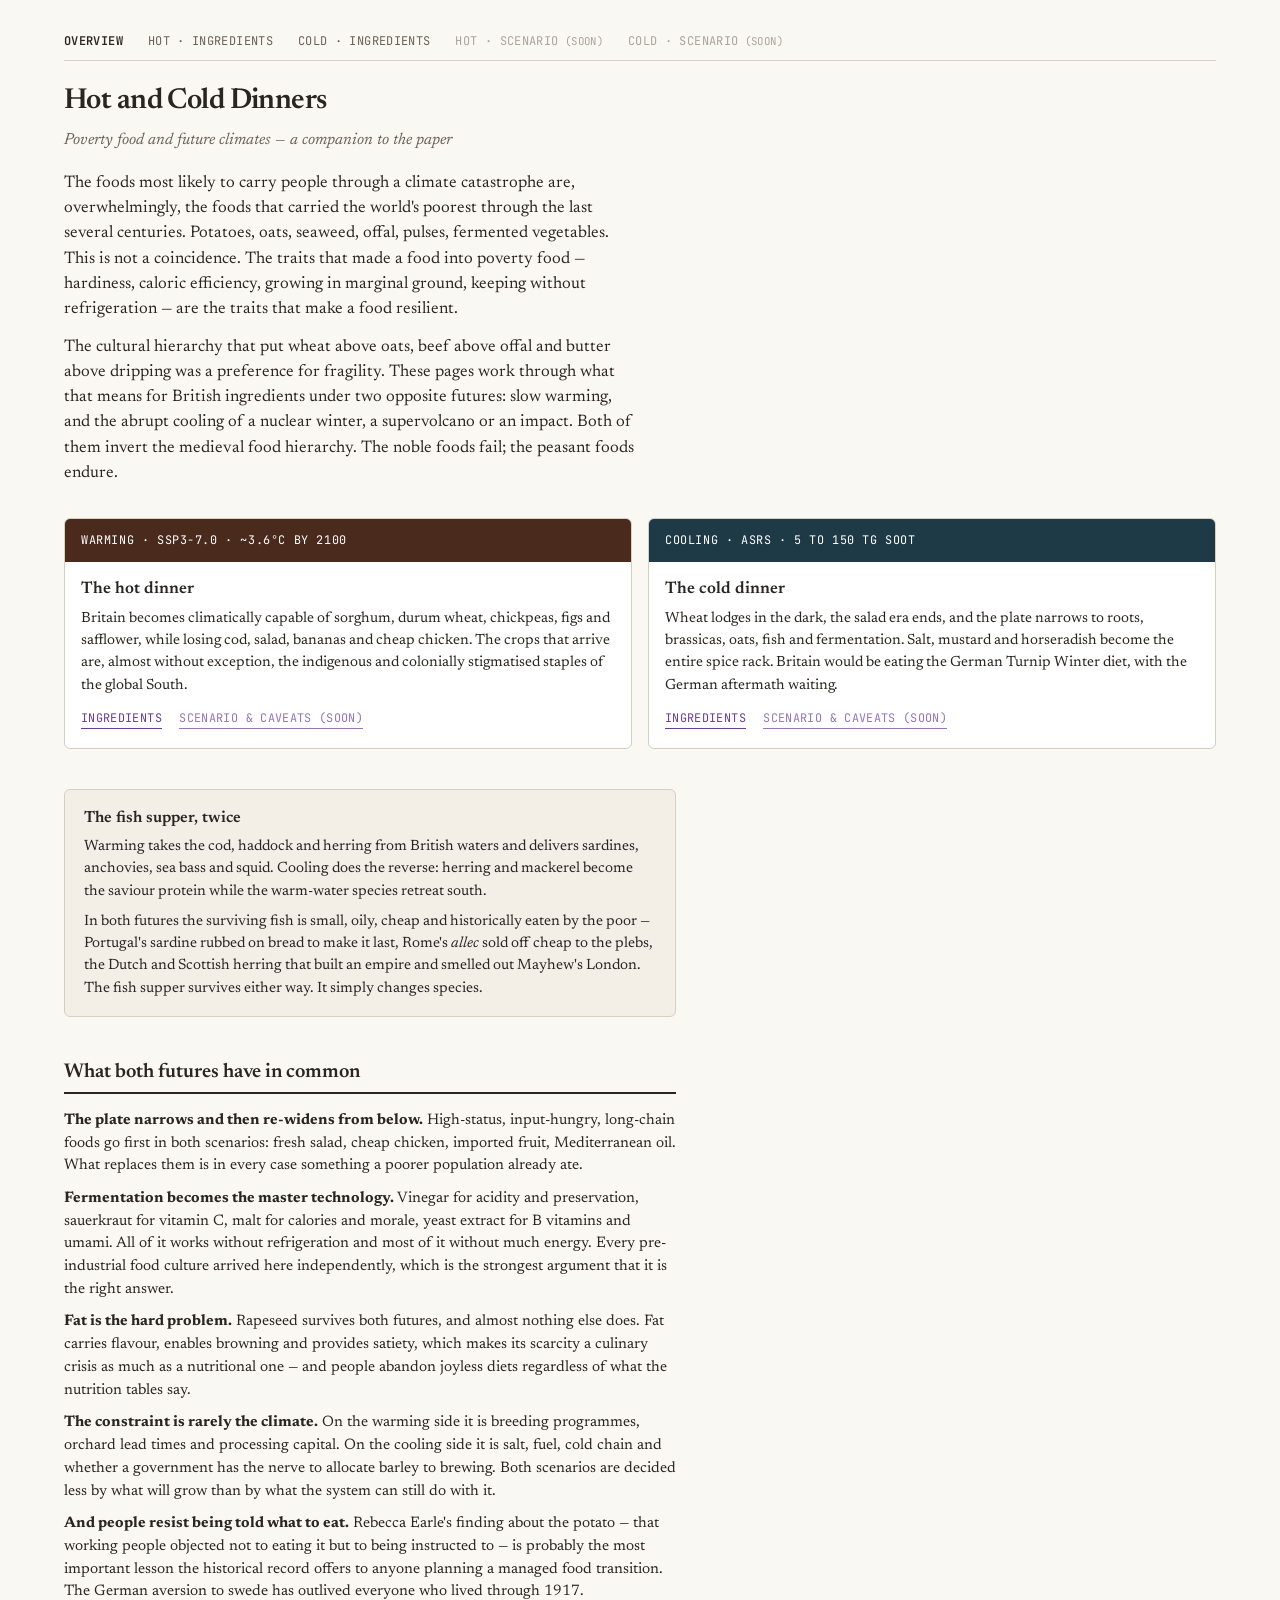
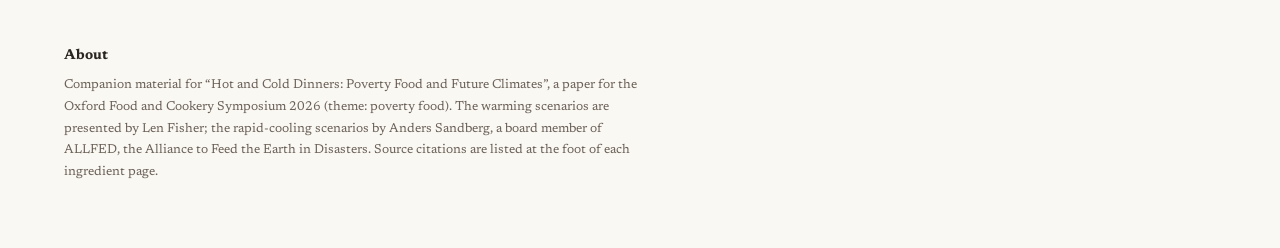
<file: index.html>
<!DOCTYPE html>
<html lang="en">
<head>
<meta charset="UTF-8">
<meta name="viewport" content="width=device-width, initial-scale=1.0">
<title>Hot and Cold Dinners</title>
<link href="https://fonts.googleapis.com/css2?family=Newsreader:ital,wght@0,400;0,600;1,400&family=JetBrains+Mono:wght@400;600&display=swap" rel="stylesheet">
<link rel="stylesheet" href="assets/base.css">
<style>
:root {
  --accent: #6a3d9a;
  --header-bg: #2a2520;
  --row-hover: #efe9e0;
  --cat-bg: #e8e2d6;
  --caution-rule: #b33a2b;
}

.lede {
  max-width: 64ch;
  font-size: 1.05rem;
  margin-bottom: 2rem;
}

.lede p { margin-bottom: 0.8rem; }

.cards {
  display: grid;
  grid-template-columns: 1fr 1fr;
  gap: 1rem;
  margin-bottom: 2.5rem;
}

.card {
  border: 1px solid var(--border);
  border-radius: 6px;
  overflow: hidden;
  background: #fff;
}

.card-head {
  padding: 0.8rem 1rem;
  color: #fff;
  font-family: 'JetBrains Mono', monospace;
  font-size: 0.74rem;
  text-transform: uppercase;
  letter-spacing: 0.05em;
}

.card-hot  { background: #4a2a1d; }
.card-cold { background: #1e3a47; }

.card-body { padding: 0.9rem 1rem 1.1rem; font-size: 0.92rem; }
.card-body h3 { font-size: 1.05rem; font-weight: 600; margin-bottom: 0.4rem; }
.card-body p { margin-bottom: 0.7rem; color: var(--text); }

.card-body a {
  display: inline-block;
  margin-right: 0.9rem;
  font-family: 'JetBrains Mono', monospace;
  font-size: 0.74rem;
  text-transform: uppercase;
  letter-spacing: 0.03em;
  color: var(--accent);
  text-decoration: none;
  border-bottom: 1px solid currentColor;
}

.card-body a:hover { color: var(--text); }

.pending {
  color: var(--muted);
  border-bottom-style: dotted;
  pointer-events: none;
  opacity: 0.7;
}

.pending::after { content: " (soon)"; }

.pair {
  border: 1px solid var(--border);
  border-radius: 6px;
  padding: 1rem 1.2rem;
  margin-bottom: 2rem;
  background: var(--row-alt);
  max-width: 68ch;
}

.pair h3 { font-size: 1rem; font-weight: 600; margin-bottom: 0.4rem; }
.pair p { font-size: 0.93rem; margin-bottom: 0.5rem; }
.pair p:last-child { margin-bottom: 0; }

@media (max-width: 700px) {
  .cards { grid-template-columns: 1fr; }
}
</style>
</head>
<body>

<nav class="nav">
<a href="index.html" class="here">Overview</a>
<a href="hot.html">Hot &middot; ingredients</a>
<a href="cold.html">Cold &middot; ingredients</a>
<a class="soon">Hot &middot; scenario</a>
<a class="soon">Cold &middot; scenario</a>
</nav>

<h1>Hot and Cold Dinners</h1>
<p class="subtitle">Poverty food and future climates &mdash; a companion to the paper</p>

<div class="lede">
<p>The foods most likely to carry people through a climate catastrophe are, overwhelmingly, the foods that carried the world's poorest through the last several centuries. Potatoes, oats, seaweed, offal, pulses, fermented vegetables. This is not a coincidence. The traits that made a food into poverty food &mdash; hardiness, caloric efficiency, growing in marginal ground, keeping without refrigeration &mdash; are the traits that make a food resilient.</p>
<p>The cultural hierarchy that put wheat above oats, beef above offal and butter above dripping was a preference for fragility. These pages work through what that means for British ingredients under two opposite futures: slow warming, and the abrupt cooling of a nuclear winter, a supervolcano or an impact. Both of them invert the medieval food hierarchy. The noble foods fail; the peasant foods endure.</p>
</div>

<div class="cards">
  <div class="card">
    <div class="card-head card-hot">Warming &middot; SSP3-7.0 &middot; ~3.6&deg;C by 2100</div>
    <div class="card-body">
      <h3>The hot dinner</h3>
      <p>Britain becomes climatically capable of sorghum, durum wheat, chickpeas, figs and safflower, while losing cod, salad, bananas and cheap chicken. The crops that arrive are, almost without exception, the indigenous and colonially stigmatised staples of the global South.</p>
      <a href="hot.html">Ingredients</a>
      <a class="pending">Scenario &amp; caveats</a>
    </div>
  </div>
  <div class="card">
    <div class="card-head card-cold">Cooling &middot; ASRS &middot; 5 to 150 Tg soot</div>
    <div class="card-body">
      <h3>The cold dinner</h3>
      <p>Wheat lodges in the dark, the salad era ends, and the plate narrows to roots, brassicas, oats, fish and fermentation. Salt, mustard and horseradish become the entire spice rack. Britain would be eating the German Turnip Winter diet, with the German aftermath waiting.</p>
      <a href="cold.html">Ingredients</a>
      <a class="pending">Scenario &amp; caveats</a>
    </div>
  </div>
</div>

<div class="pair">
<h3>The fish supper, twice</h3>
<p>Warming takes the cod, haddock and herring from British waters and delivers sardines, anchovies, sea bass and squid. Cooling does the reverse: herring and mackerel become the saviour protein while the warm-water species retreat south.</p>
<p>In both futures the surviving fish is small, oily, cheap and historically eaten by the poor &mdash; Portugal's sardine rubbed on bread to make it last, Rome's <em>allec</em> sold off cheap to the plebs, the Dutch and Scottish herring that built an empire and smelled out Mayhew's London. The fish supper survives either way. It simply changes species.</p>
</div>

<div class="patterns">
<h2>What both futures have in common</h2>

<p><strong>The plate narrows and then re-widens from below.</strong> High-status, input-hungry, long-chain foods go first in both scenarios: fresh salad, cheap chicken, imported fruit, Mediterranean oil. What replaces them is in every case something a poorer population already ate.</p>

<p><strong>Fermentation becomes the master technology.</strong> Vinegar for acidity and preservation, sauerkraut for vitamin C, malt for calories and morale, yeast extract for B vitamins and umami. All of it works without refrigeration and most of it without much energy. Every pre-industrial food culture arrived here independently, which is the strongest argument that it is the right answer.</p>

<p><strong>Fat is the hard problem.</strong> Rapeseed survives both futures, and almost nothing else does. Fat carries flavour, enables browning and provides satiety, which makes its scarcity a culinary crisis as much as a nutritional one &mdash; and people abandon joyless diets regardless of what the nutrition tables say.</p>

<p><strong>The constraint is rarely the climate.</strong> On the warming side it is breeding programmes, orchard lead times and processing capital. On the cooling side it is salt, fuel, cold chain and whether a government has the nerve to allocate barley to brewing. Both scenarios are decided less by what will grow than by what the system can still do with it.</p>

<p><strong>And people resist being told what to eat.</strong> Rebecca Earle's finding about the potato &mdash; that working people objected not to eating it but to being instructed to &mdash; is probably the most important lesson the historical record offers to anyone planning a managed food transition. The German aversion to swede has outlived everyone who lived through 1917.</p>
</div>

<div class="sources">
<h3>About</h3>
Companion material for &ldquo;Hot and Cold Dinners: Poverty Food and Future Climates&rdquo;, a paper for the Oxford Food and Cookery Symposium 2026 (theme: poverty food). The warming scenarios are presented by Len Fisher; the rapid-cooling scenarios by Anders Sandberg, a board member of ALLFED, the Alliance to Feed the Earth in Disasters. Source citations are listed at the foot of each ingredient page.
</div>

</body>
</html>
</file>
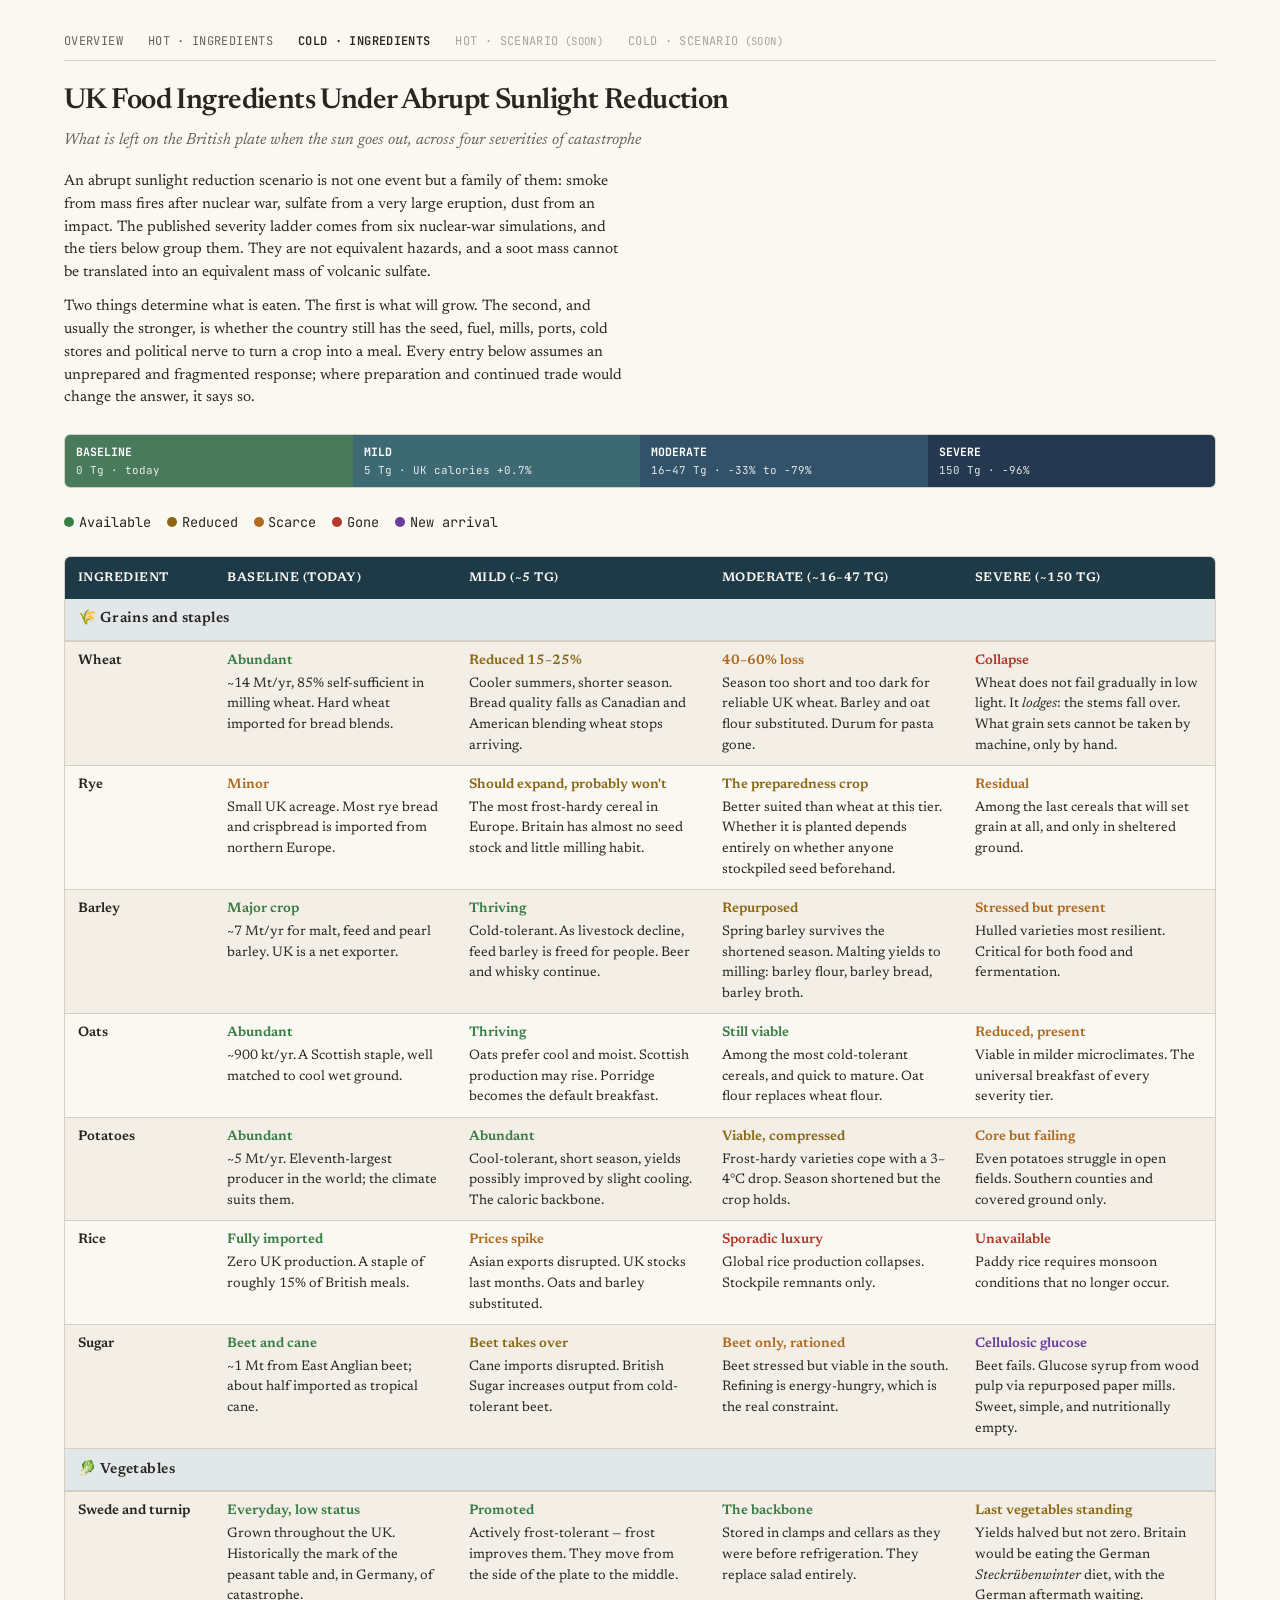
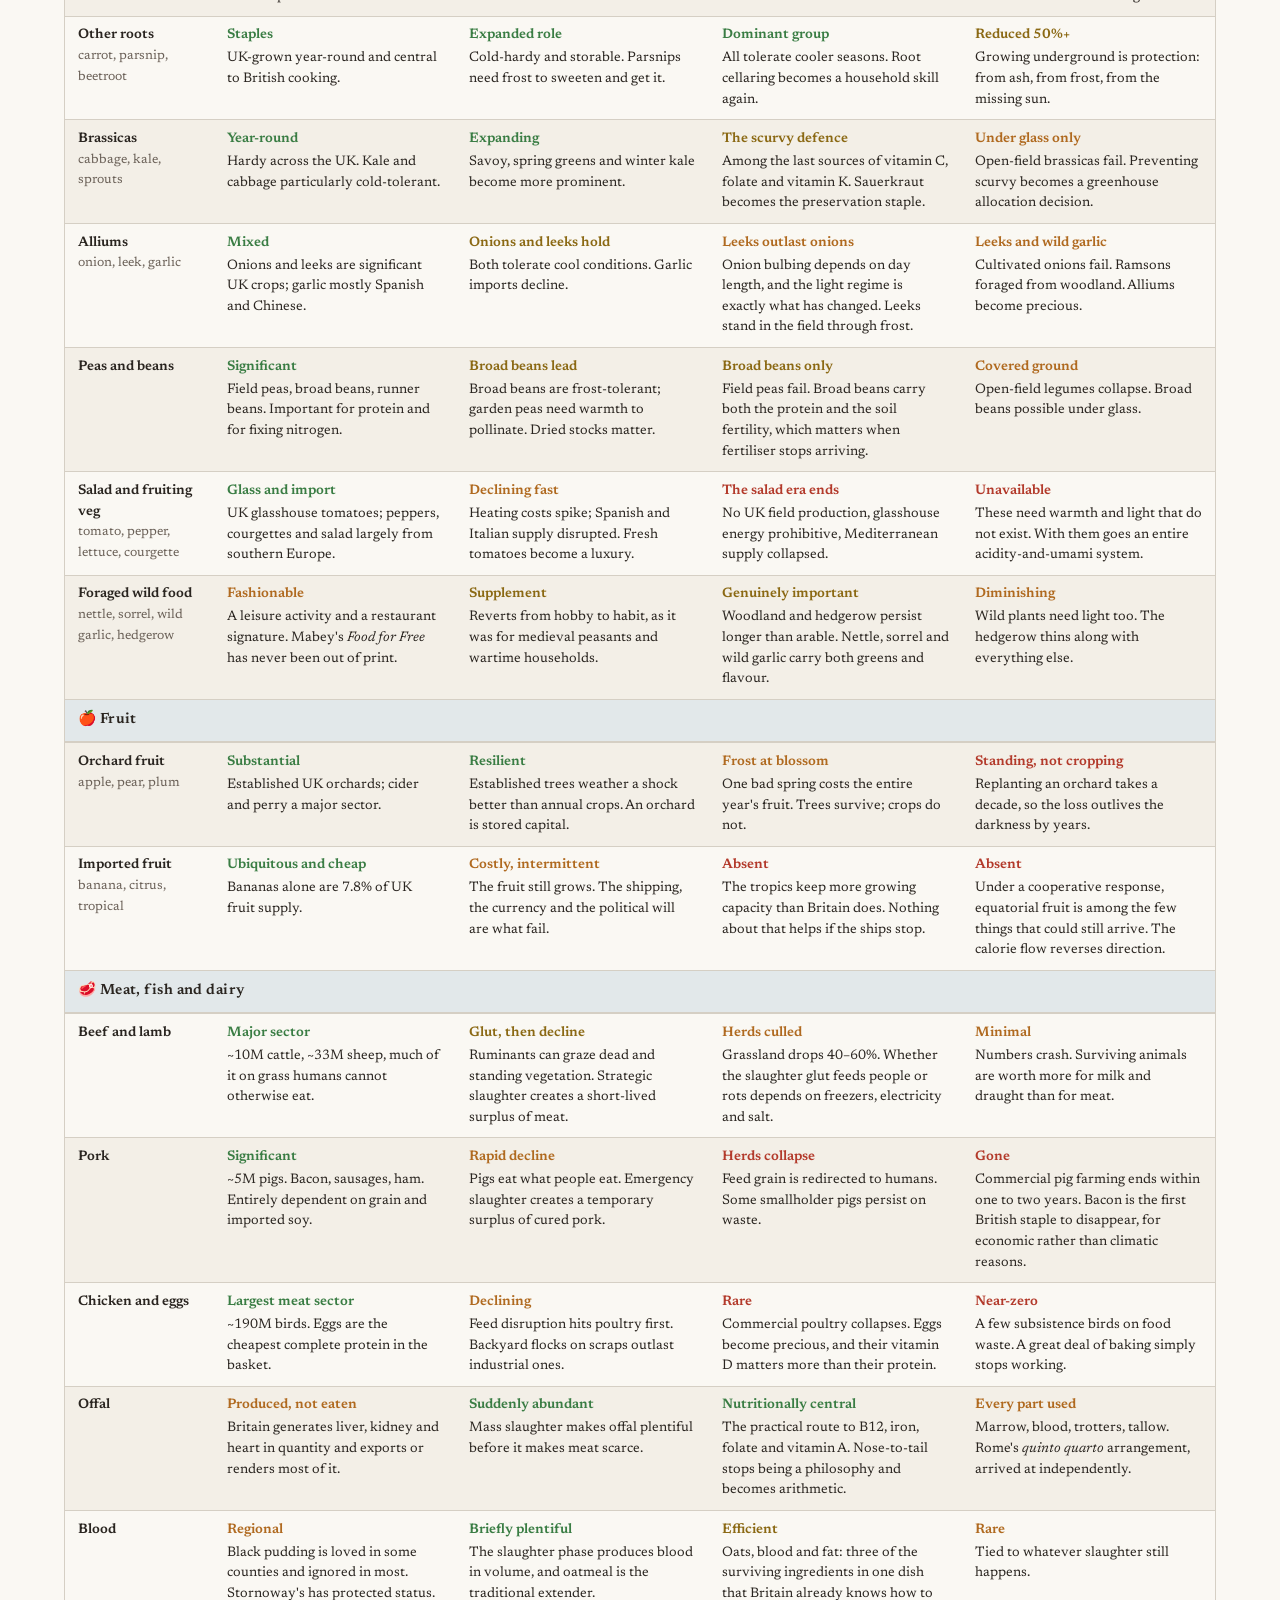
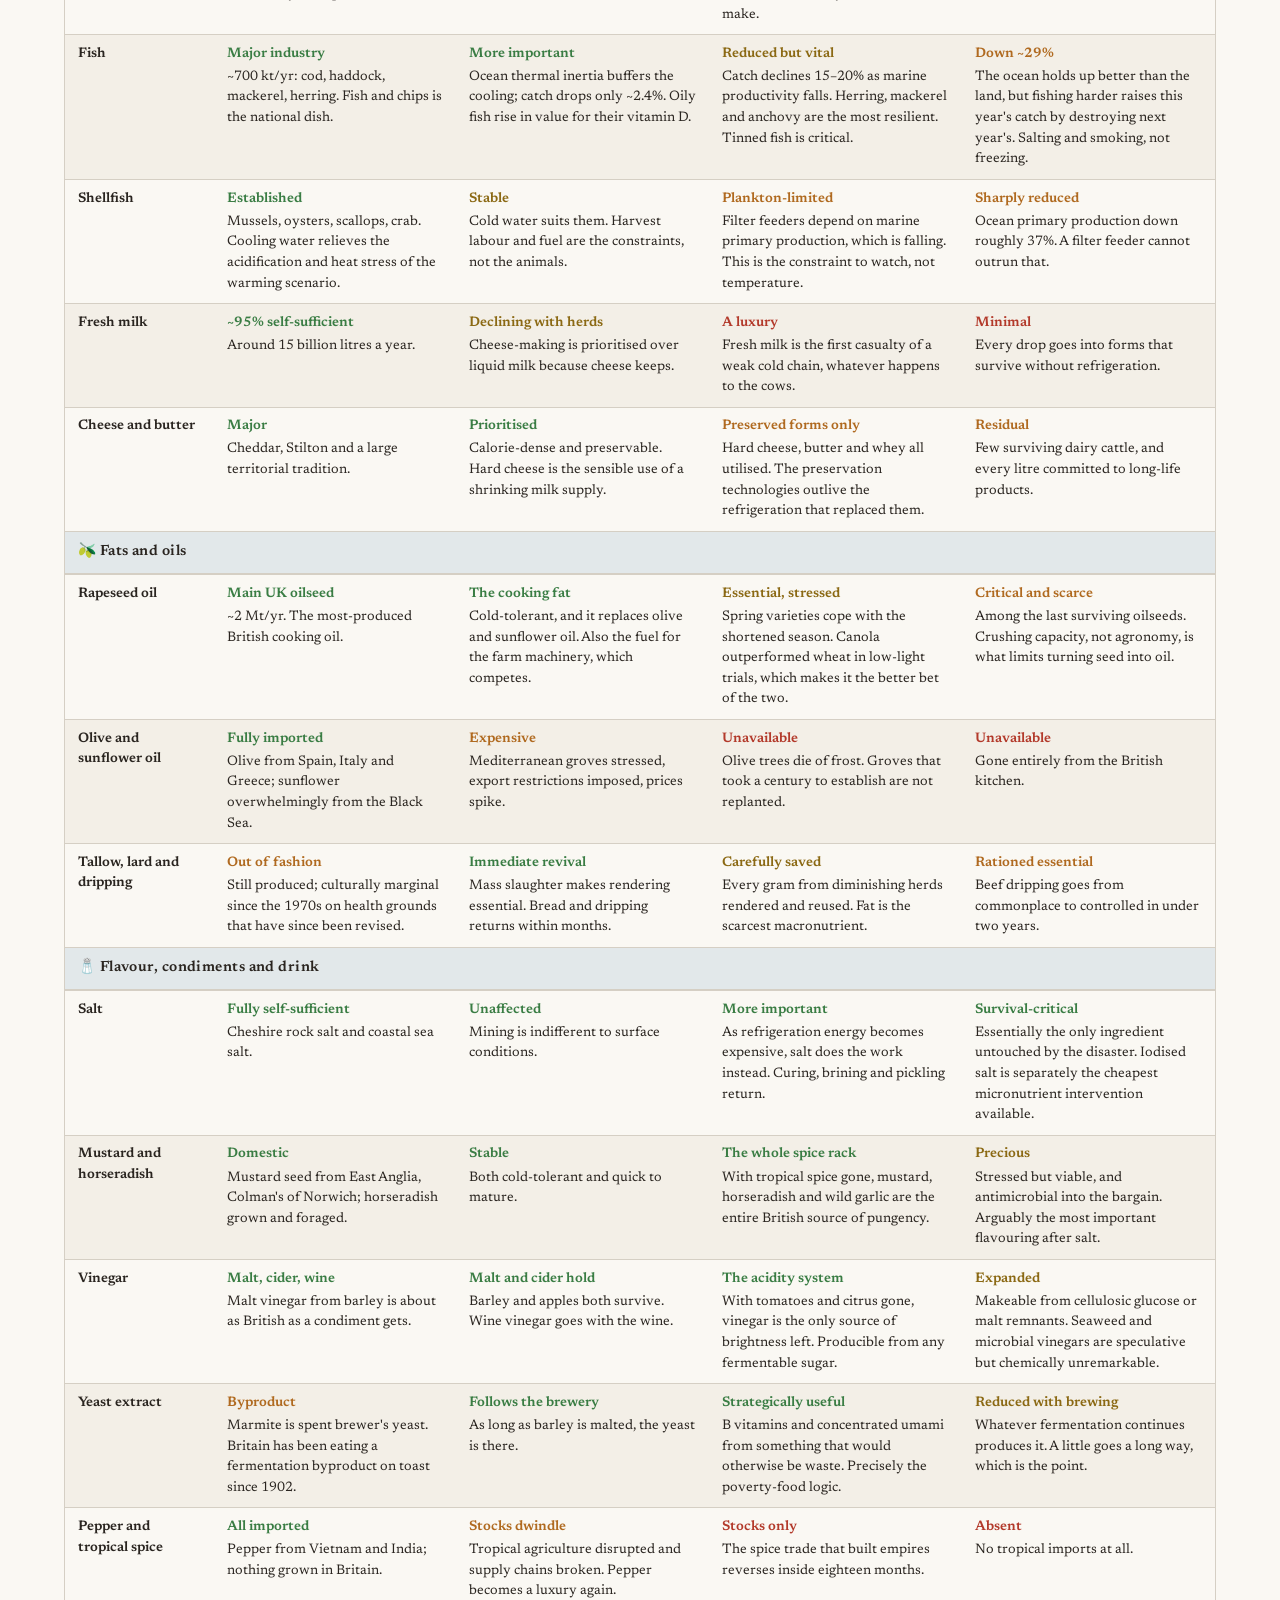
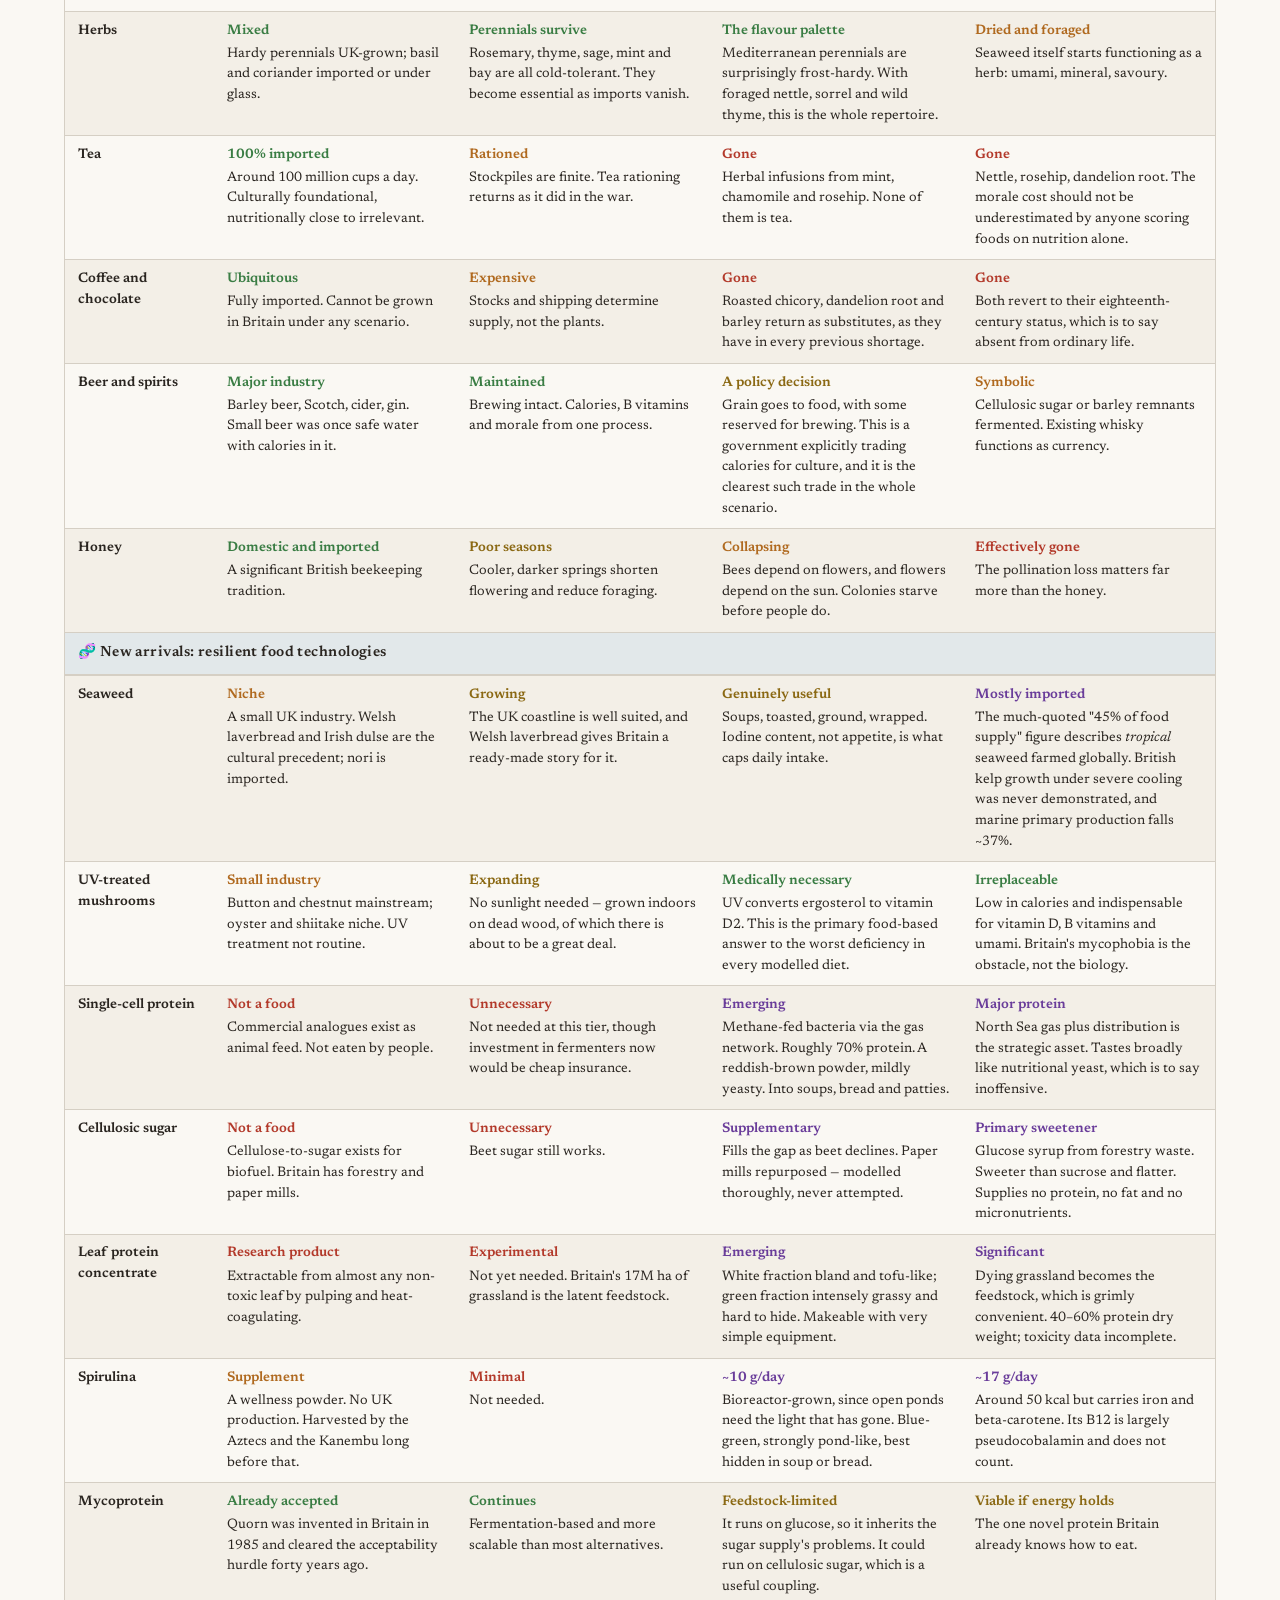
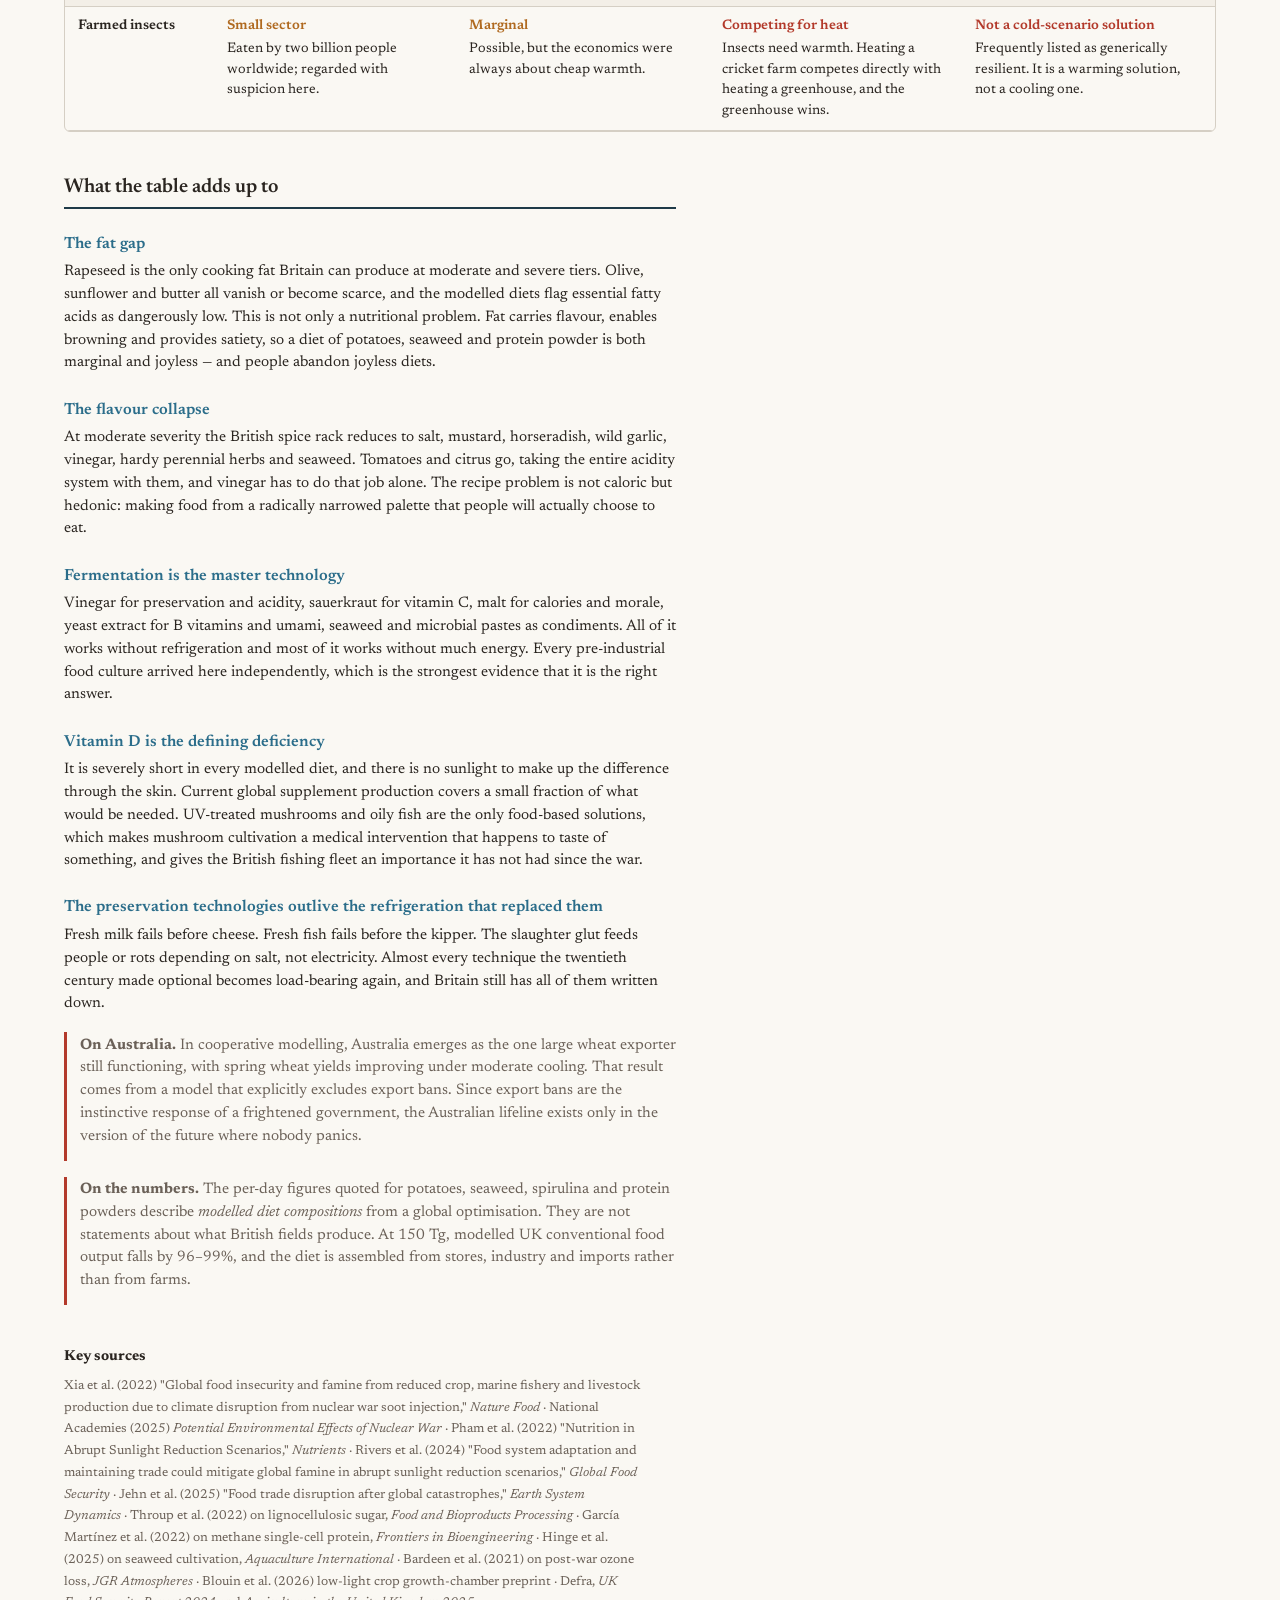
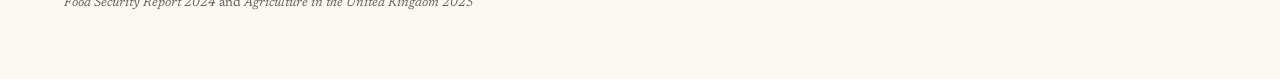
<file: cold.html>
<!DOCTYPE html>
<html lang="en">
<head>
<meta charset="UTF-8">
<meta name="viewport" content="width=device-width, initial-scale=1.0">
<title>UK Food Ingredients Under Abrupt Sunlight Reduction</title>
<link href="https://fonts.googleapis.com/css2?family=Newsreader:ital,wght@0,400;0,600;1,400&family=JetBrains+Mono:wght@400;600&display=swap" rel="stylesheet">
<link rel="stylesheet" href="assets/base.css">
<style>
:root {
  --accent: #2b6d8a;
  --header-bg: #1e3a47;
  --row-hover: #e8eef0;
  --cat-bg: #e2e8ea;
  --caution-rule: #b33a2b;
}
</style>
</head>
<body>

<nav class="nav">
<a href="index.html">Overview</a>
<a href="hot.html">Hot &middot; ingredients</a>
<a href="cold.html" class="here">Cold &middot; ingredients</a>
<a class="soon">Hot &middot; scenario</a>
<a class="soon">Cold &middot; scenario</a>
</nav>

<h1>UK Food Ingredients Under Abrupt Sunlight Reduction</h1>
<p class="subtitle">What is left on the British plate when the sun goes out, across four severities of catastrophe</p>

<div class="intro">
<p>An abrupt sunlight reduction scenario is not one event but a family of them: smoke from mass fires after nuclear war, sulfate from a very large eruption, dust from an impact. The published severity ladder comes from six nuclear-war simulations, and the tiers below group them. They are not equivalent hazards, and a soot mass cannot be translated into an equivalent mass of volcanic sulfate.</p>
<p>Two things determine what is eaten. The first is what will grow. The second, and usually the stronger, is whether the country still has the seed, fuel, mills, ports, cold stores and political nerve to turn a crop into a meal. Every entry below assumes an unprepared and fragmented response; where preparation and continued trade would change the answer, it says so.</p>
</div>

<div class="ramp">
  <div class="r0"><strong>BASELINE</strong><span>0 Tg &middot; today</span></div>
  <div class="r1"><strong>MILD</strong><span>5 Tg &middot; UK calories +0.7%</span></div>
  <div class="r2"><strong>MODERATE</strong><span>16&ndash;47 Tg &middot; &minus;33% to &minus;79%</span></div>
  <div class="r3"><strong>SEVERE</strong><span>150 Tg &middot; &minus;96%</span></div>
</div>

<div class="legend">
  <span><span class="dot dot-available"></span> Available</span>
  <span><span class="dot dot-reduced"></span> Reduced</span>
  <span><span class="dot dot-scarce"></span> Scarce</span>
  <span><span class="dot dot-gone"></span> Gone</span>
  <span><span class="dot dot-new"></span> New arrival</span>
</div>

<div class="table-wrap">
<table>
<thead>
<tr>
  <th style="width:13%">Ingredient</th>
  <th style="width:21%">Baseline (today)</th>
  <th style="width:22%">Mild (~5 Tg)</th>
  <th style="width:22%">Moderate (~16&ndash;47 Tg)</th>
  <th style="width:22%">Severe (~150 Tg)</th>
</tr>
</thead>
<tbody>

<tr class="cat-header"><td colspan="5">🌾 Grains and staples</td></tr>

<tr>
  <td class="food-name">Wheat</td>
  <td><span class="s s-available">Abundant</span>~14 Mt/yr, 85% self-sufficient in milling wheat. Hard wheat imported for bread blends.</td>
  <td><span class="s s-reduced">Reduced 15&ndash;25%</span>Cooler summers, shorter season. Bread quality falls as Canadian and American blending wheat stops arriving.</td>
  <td><span class="s s-scarce">40&ndash;60% loss</span>Season too short and too dark for reliable UK wheat. Barley and oat flour substituted. Durum for pasta gone.</td>
  <td><span class="s s-gone">Collapse</span>Wheat does not fail gradually in low light. It <em>lodges</em>: the stems fall over. What grain sets cannot be taken by machine, only by hand.</td>
</tr>

<tr>
  <td class="food-name">Rye</td>
  <td><span class="s s-scarce">Minor</span>Small UK acreage. Most rye bread and crispbread is imported from northern Europe.</td>
  <td><span class="s s-reduced">Should expand, probably won't</span>The most frost-hardy cereal in Europe. Britain has almost no seed stock and little milling habit.</td>
  <td><span class="s s-reduced">The preparedness crop</span>Better suited than wheat at this tier. Whether it is planted depends entirely on whether anyone stockpiled seed beforehand.</td>
  <td><span class="s s-scarce">Residual</span>Among the last cereals that will set grain at all, and only in sheltered ground.</td>
</tr>

<tr>
  <td class="food-name">Barley</td>
  <td><span class="s s-available">Major crop</span>~7 Mt/yr for malt, feed and pearl barley. UK is a net exporter.</td>
  <td><span class="s s-available">Thriving</span>Cold-tolerant. As livestock decline, feed barley is freed for people. Beer and whisky continue.</td>
  <td><span class="s s-reduced">Repurposed</span>Spring barley survives the shortened season. Malting yields to milling: barley flour, barley bread, barley broth.</td>
  <td><span class="s s-scarce">Stressed but present</span>Hulled varieties most resilient. Critical for both food and fermentation.</td>
</tr>

<tr>
  <td class="food-name">Oats</td>
  <td><span class="s s-available">Abundant</span>~900 kt/yr. A Scottish staple, well matched to cool wet ground.</td>
  <td><span class="s s-available">Thriving</span>Oats prefer cool and moist. Scottish production may rise. Porridge becomes the default breakfast.</td>
  <td><span class="s s-available">Still viable</span>Among the most cold-tolerant cereals, and quick to mature. Oat flour replaces wheat flour.</td>
  <td><span class="s s-scarce">Reduced, present</span>Viable in milder microclimates. The universal breakfast of every severity tier.</td>
</tr>

<tr>
  <td class="food-name">Potatoes</td>
  <td><span class="s s-available">Abundant</span>~5 Mt/yr. Eleventh-largest producer in the world; the climate suits them.</td>
  <td><span class="s s-available">Abundant</span>Cool-tolerant, short season, yields possibly improved by slight cooling. The caloric backbone.</td>
  <td><span class="s s-reduced">Viable, compressed</span>Frost-hardy varieties cope with a 3&ndash;4&deg;C drop. Season shortened but the crop holds.</td>
  <td><span class="s s-scarce">Core but failing</span>Even potatoes struggle in open fields. Southern counties and covered ground only.</td>
</tr>

<tr>
  <td class="food-name">Rice</td>
  <td><span class="s s-available">Fully imported</span>Zero UK production. A staple of roughly 15% of British meals.</td>
  <td><span class="s s-scarce">Prices spike</span>Asian exports disrupted. UK stocks last months. Oats and barley substituted.</td>
  <td><span class="s s-gone">Sporadic luxury</span>Global rice production collapses. Stockpile remnants only.</td>
  <td><span class="s s-gone">Unavailable</span>Paddy rice requires monsoon conditions that no longer occur.</td>
</tr>

<tr>
  <td class="food-name">Sugar</td>
  <td><span class="s s-available">Beet and cane</span>~1 Mt from East Anglian beet; about half imported as tropical cane.</td>
  <td><span class="s s-reduced">Beet takes over</span>Cane imports disrupted. British Sugar increases output from cold-tolerant beet.</td>
  <td><span class="s s-scarce">Beet only, rationed</span>Beet stressed but viable in the south. Refining is energy-hungry, which is the real constraint.</td>
  <td><span class="s s-new">Cellulosic glucose</span>Beet fails. Glucose syrup from wood pulp via repurposed paper mills. Sweet, simple, and nutritionally empty.</td>
</tr>

<tr class="cat-header"><td colspan="5">🥬 Vegetables</td></tr>

<tr>
  <td class="food-name">Swede and turnip</td>
  <td><span class="s s-available">Everyday, low status</span>Grown throughout the UK. Historically the mark of the peasant table and, in Germany, of catastrophe.</td>
  <td><span class="s s-available">Promoted</span>Actively frost-tolerant &mdash; frost improves them. They move from the side of the plate to the middle.</td>
  <td><span class="s s-available">The backbone</span>Stored in clamps and cellars as they were before refrigeration. They replace salad entirely.</td>
  <td><span class="s s-reduced">Last vegetables standing</span>Yields halved but not zero. Britain would be eating the German <em>Steckr&uuml;benwinter</em> diet, with the German aftermath waiting.</td>
</tr>

<tr>
  <td class="food-name">Other roots<br><span class="sub">carrot, parsnip, beetroot</span></td>
  <td><span class="s s-available">Staples</span>UK-grown year-round and central to British cooking.</td>
  <td><span class="s s-available">Expanded role</span>Cold-hardy and storable. Parsnips need frost to sweeten and get it.</td>
  <td><span class="s s-available">Dominant group</span>All tolerate cooler seasons. Root cellaring becomes a household skill again.</td>
  <td><span class="s s-reduced">Reduced 50%+</span>Growing underground is protection: from ash, from frost, from the missing sun.</td>
</tr>

<tr>
  <td class="food-name">Brassicas<br><span class="sub">cabbage, kale, sprouts</span></td>
  <td><span class="s s-available">Year-round</span>Hardy across the UK. Kale and cabbage particularly cold-tolerant.</td>
  <td><span class="s s-available">Expanding</span>Savoy, spring greens and winter kale become more prominent.</td>
  <td><span class="s s-reduced">The scurvy defence</span>Among the last sources of vitamin C, folate and vitamin K. Sauerkraut becomes the preservation staple.</td>
  <td><span class="s s-scarce">Under glass only</span>Open-field brassicas fail. Preventing scurvy becomes a greenhouse allocation decision.</td>
</tr>

<tr>
  <td class="food-name">Alliums<br><span class="sub">onion, leek, garlic</span></td>
  <td><span class="s s-available">Mixed</span>Onions and leeks are significant UK crops; garlic mostly Spanish and Chinese.</td>
  <td><span class="s s-reduced">Onions and leeks hold</span>Both tolerate cool conditions. Garlic imports decline.</td>
  <td><span class="s s-scarce">Leeks outlast onions</span>Onion bulbing depends on day length, and the light regime is exactly what has changed. Leeks stand in the field through frost.</td>
  <td><span class="s s-scarce">Leeks and wild garlic</span>Cultivated onions fail. Ramsons foraged from woodland. Alliums become precious.</td>
</tr>

<tr>
  <td class="food-name">Peas and beans</td>
  <td><span class="s s-available">Significant</span>Field peas, broad beans, runner beans. Important for protein and for fixing nitrogen.</td>
  <td><span class="s s-reduced">Broad beans lead</span>Broad beans are frost-tolerant; garden peas need warmth to pollinate. Dried stocks matter.</td>
  <td><span class="s s-reduced">Broad beans only</span>Field peas fail. Broad beans carry both the protein and the soil fertility, which matters when fertiliser stops arriving.</td>
  <td><span class="s s-scarce">Covered ground</span>Open-field legumes collapse. Broad beans possible under glass.</td>
</tr>

<tr>
  <td class="food-name">Salad and fruiting veg<br><span class="sub">tomato, pepper, lettuce, courgette</span></td>
  <td><span class="s s-available">Glass and import</span>UK glasshouse tomatoes; peppers, courgettes and salad largely from southern Europe.</td>
  <td><span class="s s-scarce">Declining fast</span>Heating costs spike; Spanish and Italian supply disrupted. Fresh tomatoes become a luxury.</td>
  <td><span class="s s-gone">The salad era ends</span>No UK field production, glasshouse energy prohibitive, Mediterranean supply collapsed.</td>
  <td><span class="s s-gone">Unavailable</span>These need warmth and light that do not exist. With them goes an entire acidity-and-umami system.</td>
</tr>

<tr>
  <td class="food-name">Foraged wild food<br><span class="sub">nettle, sorrel, wild garlic, hedgerow</span></td>
  <td><span class="s s-scarce">Fashionable</span>A leisure activity and a restaurant signature. Mabey's <em>Food for Free</em> has never been out of print.</td>
  <td><span class="s s-reduced">Supplement</span>Reverts from hobby to habit, as it was for medieval peasants and wartime households.</td>
  <td><span class="s s-reduced">Genuinely important</span>Woodland and hedgerow persist longer than arable. Nettle, sorrel and wild garlic carry both greens and flavour.</td>
  <td><span class="s s-scarce">Diminishing</span>Wild plants need light too. The hedgerow thins along with everything else.</td>
</tr>

<tr class="cat-header"><td colspan="5">🍎 Fruit</td></tr>

<tr>
  <td class="food-name">Orchard fruit<br><span class="sub">apple, pear, plum</span></td>
  <td><span class="s s-available">Substantial</span>Established UK orchards; cider and perry a major sector.</td>
  <td><span class="s s-available">Resilient</span>Established trees weather a shock better than annual crops. An orchard is stored capital.</td>
  <td><span class="s s-scarce">Frost at blossom</span>One bad spring costs the entire year's fruit. Trees survive; crops do not.</td>
  <td><span class="s s-gone">Standing, not cropping</span>Replanting an orchard takes a decade, so the loss outlives the darkness by years.</td>
</tr>

<tr>
  <td class="food-name">Imported fruit<br><span class="sub">banana, citrus, tropical</span></td>
  <td><span class="s s-available">Ubiquitous and cheap</span>Bananas alone are 7.8% of UK fruit supply.</td>
  <td><span class="s s-scarce">Costly, intermittent</span>The fruit still grows. The shipping, the currency and the political will are what fail.</td>
  <td><span class="s s-gone">Absent</span>The tropics keep more growing capacity than Britain does. Nothing about that helps if the ships stop.</td>
  <td><span class="s s-gone">Absent</span>Under a cooperative response, equatorial fruit is among the few things that could still arrive. The calorie flow reverses direction.</td>
</tr>

<tr class="cat-header"><td colspan="5">🥩 Meat, fish and dairy</td></tr>

<tr>
  <td class="food-name">Beef and lamb</td>
  <td><span class="s s-available">Major sector</span>~10M cattle, ~33M sheep, much of it on grass humans cannot otherwise eat.</td>
  <td><span class="s s-reduced">Glut, then decline</span>Ruminants can graze dead and standing vegetation. Strategic slaughter creates a short-lived surplus of meat.</td>
  <td><span class="s s-scarce">Herds culled</span>Grassland drops 40&ndash;60%. Whether the slaughter glut feeds people or rots depends on freezers, electricity and salt.</td>
  <td><span class="s s-scarce">Minimal</span>Numbers crash. Surviving animals are worth more for milk and draught than for meat.</td>
</tr>

<tr>
  <td class="food-name">Pork</td>
  <td><span class="s s-available">Significant</span>~5M pigs. Bacon, sausages, ham. Entirely dependent on grain and imported soy.</td>
  <td><span class="s s-scarce">Rapid decline</span>Pigs eat what people eat. Emergency slaughter creates a temporary surplus of cured pork.</td>
  <td><span class="s s-gone">Herds collapse</span>Feed grain is redirected to humans. Some smallholder pigs persist on waste.</td>
  <td><span class="s s-gone">Gone</span>Commercial pig farming ends within one to two years. Bacon is the first British staple to disappear, for economic rather than climatic reasons.</td>
</tr>

<tr>
  <td class="food-name">Chicken and eggs</td>
  <td><span class="s s-available">Largest meat sector</span>~190M birds. Eggs are the cheapest complete protein in the basket.</td>
  <td><span class="s s-scarce">Declining</span>Feed disruption hits poultry first. Backyard flocks on scraps outlast industrial ones.</td>
  <td><span class="s s-gone">Rare</span>Commercial poultry collapses. Eggs become precious, and their vitamin D matters more than their protein.</td>
  <td><span class="s s-gone">Near-zero</span>A few subsistence birds on food waste. A great deal of baking simply stops working.</td>
</tr>

<tr>
  <td class="food-name">Offal</td>
  <td><span class="s s-scarce">Produced, not eaten</span>Britain generates liver, kidney and heart in quantity and exports or renders most of it.</td>
  <td><span class="s s-available">Suddenly abundant</span>Mass slaughter makes offal plentiful before it makes meat scarce.</td>
  <td><span class="s s-available">Nutritionally central</span>The practical route to B12, iron, folate and vitamin A. Nose-to-tail stops being a philosophy and becomes arithmetic.</td>
  <td><span class="s s-scarce">Every part used</span>Marrow, blood, trotters, tallow. Rome's <em>quinto quarto</em> arrangement, arrived at independently.</td>
</tr>

<tr>
  <td class="food-name">Blood</td>
  <td><span class="s s-scarce">Regional</span>Black pudding is loved in some counties and ignored in most. Stornoway's has protected status.</td>
  <td><span class="s s-available">Briefly plentiful</span>The slaughter phase produces blood in volume, and oatmeal is the traditional extender.</td>
  <td><span class="s s-reduced">Efficient</span>Oats, blood and fat: three of the surviving ingredients in one dish that Britain already knows how to make.</td>
  <td><span class="s s-scarce">Rare</span>Tied to whatever slaughter still happens.</td>
</tr>

<tr>
  <td class="food-name">Fish</td>
  <td><span class="s s-available">Major industry</span>~700 kt/yr: cod, haddock, mackerel, herring. Fish and chips is the national dish.</td>
  <td><span class="s s-available">More important</span>Ocean thermal inertia buffers the cooling; catch drops only ~2.4%. Oily fish rise in value for their vitamin D.</td>
  <td><span class="s s-reduced">Reduced but vital</span>Catch declines 15&ndash;20% as marine productivity falls. Herring, mackerel and anchovy are the most resilient. Tinned fish is critical.</td>
  <td><span class="s s-scarce">Down ~29%</span>The ocean holds up better than the land, but fishing harder raises this year's catch by destroying next year's. Salting and smoking, not freezing.</td>
</tr>

<tr>
  <td class="food-name">Shellfish</td>
  <td><span class="s s-available">Established</span>Mussels, oysters, scallops, crab. Cooling water relieves the acidification and heat stress of the warming scenario.</td>
  <td><span class="s s-reduced">Stable</span>Cold water suits them. Harvest labour and fuel are the constraints, not the animals.</td>
  <td><span class="s s-scarce">Plankton-limited</span>Filter feeders depend on marine primary production, which is falling. This is the constraint to watch, not temperature.</td>
  <td><span class="s s-scarce">Sharply reduced</span>Ocean primary production down roughly 37%. A filter feeder cannot outrun that.</td>
</tr>

<tr>
  <td class="food-name">Fresh milk</td>
  <td><span class="s s-available">~95% self-sufficient</span>Around 15 billion litres a year.</td>
  <td><span class="s s-reduced">Declining with herds</span>Cheese-making is prioritised over liquid milk because cheese keeps.</td>
  <td><span class="s s-gone">A luxury</span>Fresh milk is the first casualty of a weak cold chain, whatever happens to the cows.</td>
  <td><span class="s s-gone">Minimal</span>Every drop goes into forms that survive without refrigeration.</td>
</tr>

<tr>
  <td class="food-name">Cheese and butter</td>
  <td><span class="s s-available">Major</span>Cheddar, Stilton and a large territorial tradition.</td>
  <td><span class="s s-available">Prioritised</span>Calorie-dense and preservable. Hard cheese is the sensible use of a shrinking milk supply.</td>
  <td><span class="s s-scarce">Preserved forms only</span>Hard cheese, butter and whey all utilised. The preservation technologies outlive the refrigeration that replaced them.</td>
  <td><span class="s s-scarce">Residual</span>Few surviving dairy cattle, and every litre committed to long-life products.</td>
</tr>

<tr class="cat-header"><td colspan="5">🫒 Fats and oils</td></tr>

<tr>
  <td class="food-name">Rapeseed oil</td>
  <td><span class="s s-available">Main UK oilseed</span>~2 Mt/yr. The most-produced British cooking oil.</td>
  <td><span class="s s-available">The cooking fat</span>Cold-tolerant, and it replaces olive and sunflower oil. Also the fuel for the farm machinery, which competes.</td>
  <td><span class="s s-reduced">Essential, stressed</span>Spring varieties cope with the shortened season. Canola outperformed wheat in low-light trials, which makes it the better bet of the two.</td>
  <td><span class="s s-scarce">Critical and scarce</span>Among the last surviving oilseeds. Crushing capacity, not agronomy, is what limits turning seed into oil.</td>
</tr>

<tr>
  <td class="food-name">Olive and sunflower oil</td>
  <td><span class="s s-available">Fully imported</span>Olive from Spain, Italy and Greece; sunflower overwhelmingly from the Black Sea.</td>
  <td><span class="s s-scarce">Expensive</span>Mediterranean groves stressed, export restrictions imposed, prices spike.</td>
  <td><span class="s s-gone">Unavailable</span>Olive trees die of frost. Groves that took a century to establish are not replanted.</td>
  <td><span class="s s-gone">Unavailable</span>Gone entirely from the British kitchen.</td>
</tr>

<tr>
  <td class="food-name">Tallow, lard and dripping</td>
  <td><span class="s s-scarce">Out of fashion</span>Still produced; culturally marginal since the 1970s on health grounds that have since been revised.</td>
  <td><span class="s s-available">Immediate revival</span>Mass slaughter makes rendering essential. Bread and dripping returns within months.</td>
  <td><span class="s s-reduced">Carefully saved</span>Every gram from diminishing herds rendered and reused. Fat is the scarcest macronutrient.</td>
  <td><span class="s s-scarce">Rationed essential</span>Beef dripping goes from commonplace to controlled in under two years.</td>
</tr>

<tr class="cat-header"><td colspan="5">🧂 Flavour, condiments and drink</td></tr>

<tr>
  <td class="food-name">Salt</td>
  <td><span class="s s-available">Fully self-sufficient</span>Cheshire rock salt and coastal sea salt.</td>
  <td><span class="s s-available">Unaffected</span>Mining is indifferent to surface conditions.</td>
  <td><span class="s s-available">More important</span>As refrigeration energy becomes expensive, salt does the work instead. Curing, brining and pickling return.</td>
  <td><span class="s s-available">Survival-critical</span>Essentially the only ingredient untouched by the disaster. Iodised salt is separately the cheapest micronutrient intervention available.</td>
</tr>

<tr>
  <td class="food-name">Mustard and horseradish</td>
  <td><span class="s s-available">Domestic</span>Mustard seed from East Anglia, Colman's of Norwich; horseradish grown and foraged.</td>
  <td><span class="s s-available">Stable</span>Both cold-tolerant and quick to mature.</td>
  <td><span class="s s-available">The whole spice rack</span>With tropical spice gone, mustard, horseradish and wild garlic are the entire British source of pungency.</td>
  <td><span class="s s-reduced">Precious</span>Stressed but viable, and antimicrobial into the bargain. Arguably the most important flavouring after salt.</td>
</tr>

<tr>
  <td class="food-name">Vinegar</td>
  <td><span class="s s-available">Malt, cider, wine</span>Malt vinegar from barley is about as British as a condiment gets.</td>
  <td><span class="s s-available">Malt and cider hold</span>Barley and apples both survive. Wine vinegar goes with the wine.</td>
  <td><span class="s s-available">The acidity system</span>With tomatoes and citrus gone, vinegar is the only source of brightness left. Producible from any fermentable sugar.</td>
  <td><span class="s s-reduced">Expanded</span>Makeable from cellulosic glucose or malt remnants. Seaweed and microbial vinegars are speculative but chemically unremarkable.</td>
</tr>

<tr>
  <td class="food-name">Yeast extract</td>
  <td><span class="s s-scarce">Byproduct</span>Marmite is spent brewer's yeast. Britain has been eating a fermentation byproduct on toast since 1902.</td>
  <td><span class="s s-available">Follows the brewery</span>As long as barley is malted, the yeast is there.</td>
  <td><span class="s s-available">Strategically useful</span>B vitamins and concentrated umami from something that would otherwise be waste. Precisely the poverty-food logic.</td>
  <td><span class="s s-reduced">Reduced with brewing</span>Whatever fermentation continues produces it. A little goes a long way, which is the point.</td>
</tr>

<tr>
  <td class="food-name">Pepper and tropical spice</td>
  <td><span class="s s-available">All imported</span>Pepper from Vietnam and India; nothing grown in Britain.</td>
  <td><span class="s s-scarce">Stocks dwindle</span>Tropical agriculture disrupted and supply chains broken. Pepper becomes a luxury again.</td>
  <td><span class="s s-gone">Stocks only</span>The spice trade that built empires reverses inside eighteen months.</td>
  <td><span class="s s-gone">Absent</span>No tropical imports at all.</td>
</tr>

<tr>
  <td class="food-name">Herbs</td>
  <td><span class="s s-available">Mixed</span>Hardy perennials UK-grown; basil and coriander imported or under glass.</td>
  <td><span class="s s-available">Perennials survive</span>Rosemary, thyme, sage, mint and bay are all cold-tolerant. They become essential as imports vanish.</td>
  <td><span class="s s-available">The flavour palette</span>Mediterranean perennials are surprisingly frost-hardy. With foraged nettle, sorrel and wild thyme, this is the whole repertoire.</td>
  <td><span class="s s-scarce">Dried and foraged</span>Seaweed itself starts functioning as a herb: umami, mineral, savoury.</td>
</tr>

<tr>
  <td class="food-name">Tea</td>
  <td><span class="s s-available">100% imported</span>Around 100 million cups a day. Culturally foundational, nutritionally close to irrelevant.</td>
  <td><span class="s s-scarce">Rationed</span>Stockpiles are finite. Tea rationing returns as it did in the war.</td>
  <td><span class="s s-gone">Gone</span>Herbal infusions from mint, chamomile and rosehip. None of them is tea.</td>
  <td><span class="s s-gone">Gone</span>Nettle, rosehip, dandelion root. The morale cost should not be underestimated by anyone scoring foods on nutrition alone.</td>
</tr>

<tr>
  <td class="food-name">Coffee and chocolate</td>
  <td><span class="s s-available">Ubiquitous</span>Fully imported. Cannot be grown in Britain under any scenario.</td>
  <td><span class="s s-scarce">Expensive</span>Stocks and shipping determine supply, not the plants.</td>
  <td><span class="s s-gone">Gone</span>Roasted chicory, dandelion root and barley return as substitutes, as they have in every previous shortage.</td>
  <td><span class="s s-gone">Gone</span>Both revert to their eighteenth-century status, which is to say absent from ordinary life.</td>
</tr>

<tr>
  <td class="food-name">Beer and spirits</td>
  <td><span class="s s-available">Major industry</span>Barley beer, Scotch, cider, gin. Small beer was once safe water with calories in it.</td>
  <td><span class="s s-available">Maintained</span>Brewing intact. Calories, B vitamins and morale from one process.</td>
  <td><span class="s s-reduced">A policy decision</span>Grain goes to food, with some reserved for brewing. This is a government explicitly trading calories for culture, and it is the clearest such trade in the whole scenario.</td>
  <td><span class="s s-scarce">Symbolic</span>Cellulosic sugar or barley remnants fermented. Existing whisky functions as currency.</td>
</tr>

<tr>
  <td class="food-name">Honey</td>
  <td><span class="s s-available">Domestic and imported</span>A significant British beekeeping tradition.</td>
  <td><span class="s s-reduced">Poor seasons</span>Cooler, darker springs shorten flowering and reduce foraging.</td>
  <td><span class="s s-scarce">Collapsing</span>Bees depend on flowers, and flowers depend on the sun. Colonies starve before people do.</td>
  <td><span class="s s-gone">Effectively gone</span>The pollination loss matters far more than the honey.</td>
</tr>

<tr class="cat-header"><td colspan="5">🧬 New arrivals: resilient food technologies</td></tr>

<tr>
  <td class="food-name">Seaweed</td>
  <td><span class="s s-scarce">Niche</span>A small UK industry. Welsh laverbread and Irish dulse are the cultural precedent; nori is imported.</td>
  <td><span class="s s-reduced">Growing</span>The UK coastline is well suited, and Welsh laverbread gives Britain a ready-made story for it.</td>
  <td><span class="s s-reduced">Genuinely useful</span>Soups, toasted, ground, wrapped. Iodine content, not appetite, is what caps daily intake.</td>
  <td><span class="s s-new">Mostly imported</span>The much-quoted "45% of food supply" figure describes <em>tropical</em> seaweed farmed globally. British kelp growth under severe cooling was never demonstrated, and marine primary production falls ~37%.</td>
</tr>

<tr>
  <td class="food-name">UV-treated mushrooms</td>
  <td><span class="s s-scarce">Small industry</span>Button and chestnut mainstream; oyster and shiitake niche. UV treatment not routine.</td>
  <td><span class="s s-reduced">Expanding</span>No sunlight needed &mdash; grown indoors on dead wood, of which there is about to be a great deal.</td>
  <td><span class="s s-available">Medically necessary</span>UV converts ergosterol to vitamin D2. This is the primary food-based answer to the worst deficiency in every modelled diet.</td>
  <td><span class="s s-available">Irreplaceable</span>Low in calories and indispensable for vitamin D, B vitamins and umami. Britain's mycophobia is the obstacle, not the biology.</td>
</tr>

<tr>
  <td class="food-name">Single-cell protein</td>
  <td><span class="s s-gone">Not a food</span>Commercial analogues exist as animal feed. Not eaten by people.</td>
  <td><span class="s s-gone">Unnecessary</span>Not needed at this tier, though investment in fermenters now would be cheap insurance.</td>
  <td><span class="s s-new">Emerging</span>Methane-fed bacteria via the gas network. Roughly 70% protein. A reddish-brown powder, mildly yeasty. Into soups, bread and patties.</td>
  <td><span class="s s-new">Major protein</span>North Sea gas plus distribution is the strategic asset. Tastes broadly like nutritional yeast, which is to say inoffensive.</td>
</tr>

<tr>
  <td class="food-name">Cellulosic sugar</td>
  <td><span class="s s-gone">Not a food</span>Cellulose-to-sugar exists for biofuel. Britain has forestry and paper mills.</td>
  <td><span class="s s-gone">Unnecessary</span>Beet sugar still works.</td>
  <td><span class="s s-new">Supplementary</span>Fills the gap as beet declines. Paper mills repurposed &mdash; modelled thoroughly, never attempted.</td>
  <td><span class="s s-new">Primary sweetener</span>Glucose syrup from forestry waste. Sweeter than sucrose and flatter. Supplies no protein, no fat and no micronutrients.</td>
</tr>

<tr>
  <td class="food-name">Leaf protein concentrate</td>
  <td><span class="s s-gone">Research product</span>Extractable from almost any non-toxic leaf by pulping and heat-coagulating.</td>
  <td><span class="s s-gone">Experimental</span>Not yet needed. Britain's 17M ha of grassland is the latent feedstock.</td>
  <td><span class="s s-new">Emerging</span>White fraction bland and tofu-like; green fraction intensely grassy and hard to hide. Makeable with very simple equipment.</td>
  <td><span class="s s-new">Significant</span>Dying grassland becomes the feedstock, which is grimly convenient. 40&ndash;60% protein dry weight; toxicity data incomplete.</td>
</tr>

<tr>
  <td class="food-name">Spirulina</td>
  <td><span class="s s-scarce">Supplement</span>A wellness powder. No UK production. Harvested by the Aztecs and the Kanembu long before that.</td>
  <td><span class="s s-gone">Minimal</span>Not needed.</td>
  <td><span class="s s-new">~10 g/day</span>Bioreactor-grown, since open ponds need the light that has gone. Blue-green, strongly pond-like, best hidden in soup or bread.</td>
  <td><span class="s s-new">~17 g/day</span>Around 50 kcal but carries iron and beta-carotene. Its B12 is largely pseudocobalamin and does not count.</td>
</tr>

<tr>
  <td class="food-name">Mycoprotein</td>
  <td><span class="s s-available">Already accepted</span>Quorn was invented in Britain in 1985 and cleared the acceptability hurdle forty years ago.</td>
  <td><span class="s s-available">Continues</span>Fermentation-based and more scalable than most alternatives.</td>
  <td><span class="s s-reduced">Feedstock-limited</span>It runs on glucose, so it inherits the sugar supply's problems. It could run on cellulosic sugar, which is a useful coupling.</td>
  <td><span class="s s-reduced">Viable if energy holds</span>The one novel protein Britain already knows how to eat.</td>
</tr>

<tr>
  <td class="food-name">Farmed insects</td>
  <td><span class="s s-scarce">Small sector</span>Eaten by two billion people worldwide; regarded with suspicion here.</td>
  <td><span class="s s-scarce">Marginal</span>Possible, but the economics were always about cheap warmth.</td>
  <td><span class="s s-gone">Competing for heat</span>Insects need warmth. Heating a cricket farm competes directly with heating a greenhouse, and the greenhouse wins.</td>
  <td><span class="s s-gone">Not a cold-scenario solution</span>Frequently listed as generically resilient. It is a warming solution, not a cooling one.</td>
</tr>

</tbody>
</table>
</div>

<div class="patterns">
<h2>What the table adds up to</h2>

<h3>The fat gap</h3>
<p>Rapeseed is the only cooking fat Britain can produce at moderate and severe tiers. Olive, sunflower and butter all vanish or become scarce, and the modelled diets flag essential fatty acids as dangerously low. This is not only a nutritional problem. Fat carries flavour, enables browning and provides satiety, so a diet of potatoes, seaweed and protein powder is both marginal and joyless &mdash; and people abandon joyless diets.</p>

<h3>The flavour collapse</h3>
<p>At moderate severity the British spice rack reduces to salt, mustard, horseradish, wild garlic, vinegar, hardy perennial herbs and seaweed. Tomatoes and citrus go, taking the entire acidity system with them, and vinegar has to do that job alone. The recipe problem is not caloric but hedonic: making food from a radically narrowed palette that people will actually choose to eat.</p>

<h3>Fermentation is the master technology</h3>
<p>Vinegar for preservation and acidity, sauerkraut for vitamin C, malt for calories and morale, yeast extract for B vitamins and umami, seaweed and microbial pastes as condiments. All of it works without refrigeration and most of it works without much energy. Every pre-industrial food culture arrived here independently, which is the strongest evidence that it is the right answer.</p>

<h3>Vitamin D is the defining deficiency</h3>
<p>It is severely short in every modelled diet, and there is no sunlight to make up the difference through the skin. Current global supplement production covers a small fraction of what would be needed. UV-treated mushrooms and oily fish are the only food-based solutions, which makes mushroom cultivation a medical intervention that happens to taste of something, and gives the British fishing fleet an importance it has not had since the war.</p>

<h3>The preservation technologies outlive the refrigeration that replaced them</h3>
<p>Fresh milk fails before cheese. Fresh fish fails before the kipper. The slaughter glut feeds people or rots depending on salt, not electricity. Almost every technique the twentieth century made optional becomes load-bearing again, and Britain still has all of them written down.</p>

<div class="caution">
<p><strong>On Australia.</strong> In cooperative modelling, Australia emerges as the one large wheat exporter still functioning, with spring wheat yields improving under moderate cooling. That result comes from a model that explicitly excludes export bans. Since export bans are the instinctive response of a frightened government, the Australian lifeline exists only in the version of the future where nobody panics.</p>
</div>

<div class="caution">
<p><strong>On the numbers.</strong> The per-day figures quoted for potatoes, seaweed, spirulina and protein powders describe <em>modelled diet compositions</em> from a global optimisation. They are not statements about what British fields produce. At 150 Tg, modelled UK conventional food output falls by 96&ndash;99%, and the diet is assembled from stores, industry and imports rather than from farms.</p>
</div>
</div>

<div class="sources">
<h3>Key sources</h3>
Xia et al. (2022) "Global food insecurity and famine from reduced crop, marine fishery and livestock production due to climate disruption from nuclear war soot injection," <em>Nature Food</em> &middot;
National Academies (2025) <em>Potential Environmental Effects of Nuclear War</em> &middot;
Pham et al. (2022) "Nutrition in Abrupt Sunlight Reduction Scenarios," <em>Nutrients</em> &middot;
Rivers et al. (2024) "Food system adaptation and maintaining trade could mitigate global famine in abrupt sunlight reduction scenarios," <em>Global Food Security</em> &middot;
Jehn et al. (2025) "Food trade disruption after global catastrophes," <em>Earth System Dynamics</em> &middot;
Throup et al. (2022) on lignocellulosic sugar, <em>Food and Bioproducts Processing</em> &middot;
Garc&iacute;a Mart&iacute;nez et al. (2022) on methane single-cell protein, <em>Frontiers in Bioengineering</em> &middot;
Hinge et al. (2025) on seaweed cultivation, <em>Aquaculture International</em> &middot;
Bardeen et al. (2021) on post-war ozone loss, <em>JGR Atmospheres</em> &middot;
Blouin et al. (2026) low-light crop growth-chamber preprint &middot;
Defra, <em>UK Food Security Report 2024</em> and <em>Agriculture in the United Kingdom 2025</em>
</div>

</body>
</html>
</file>
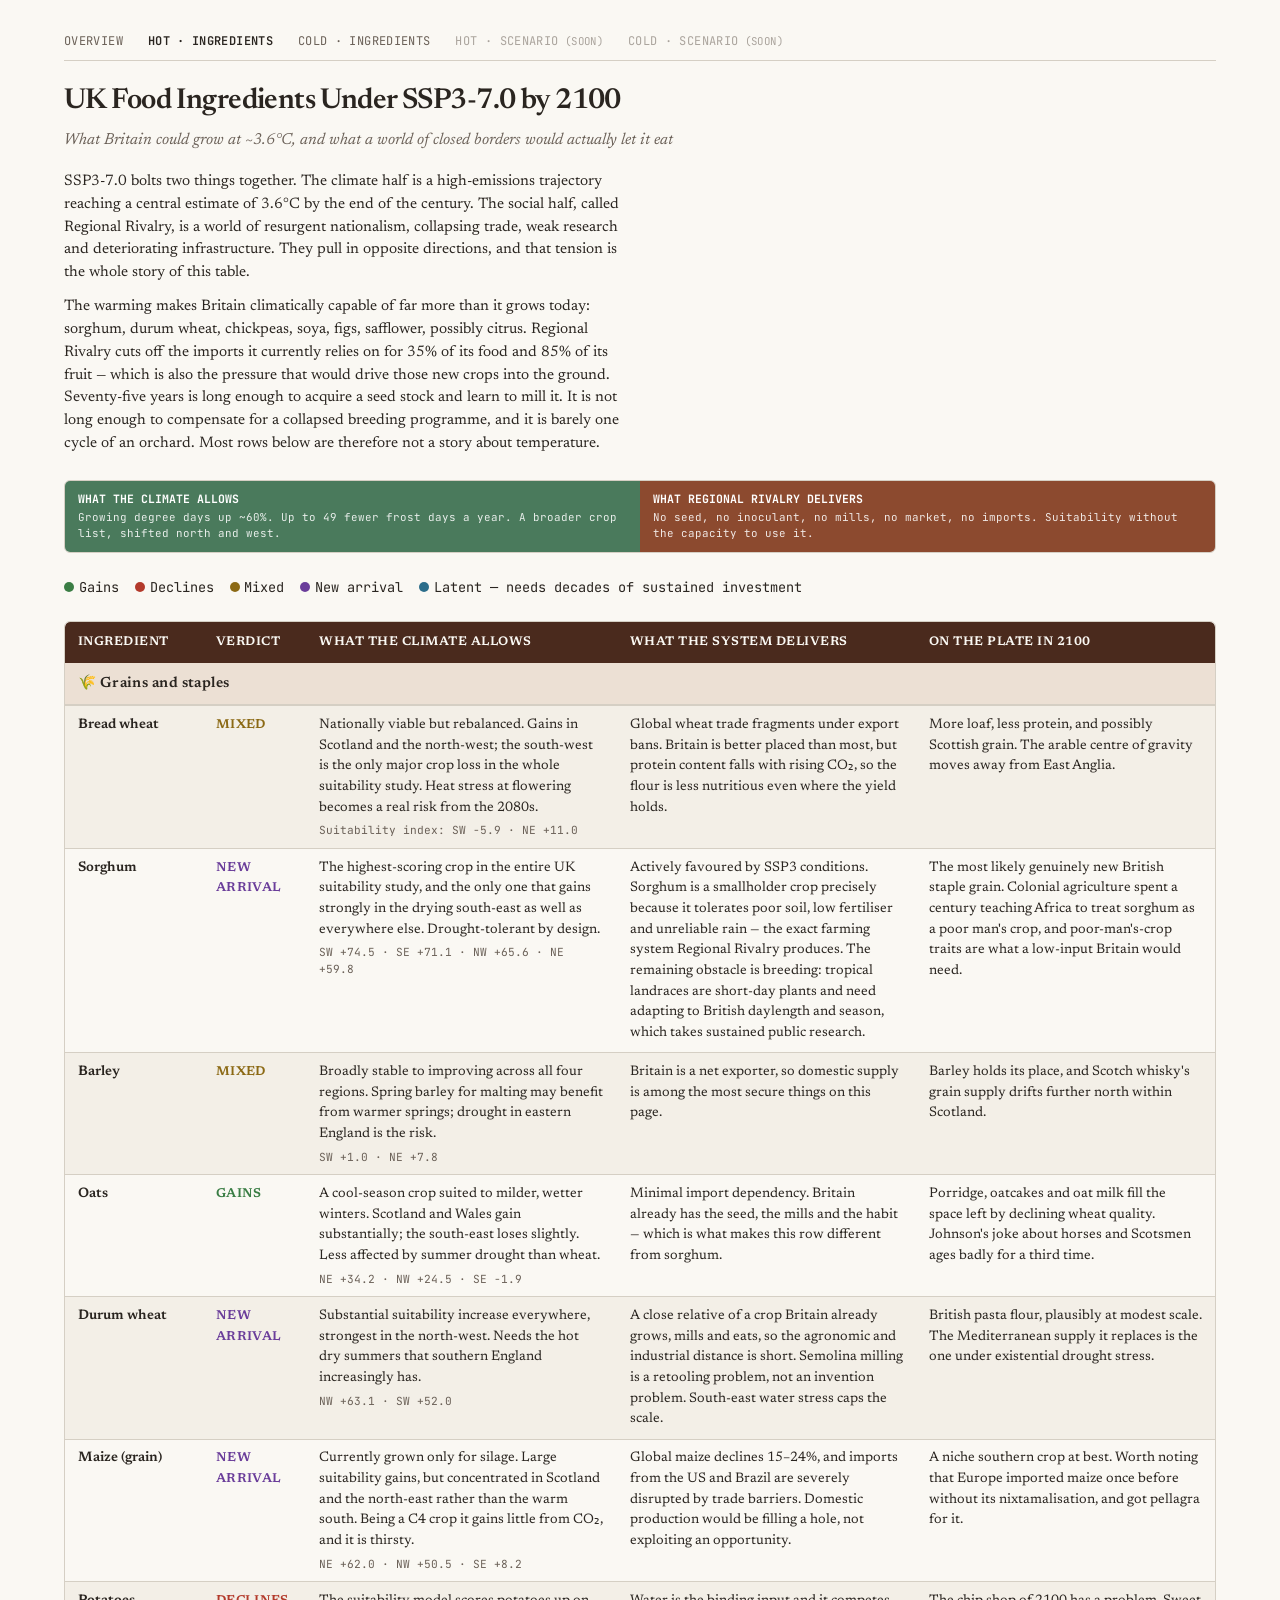
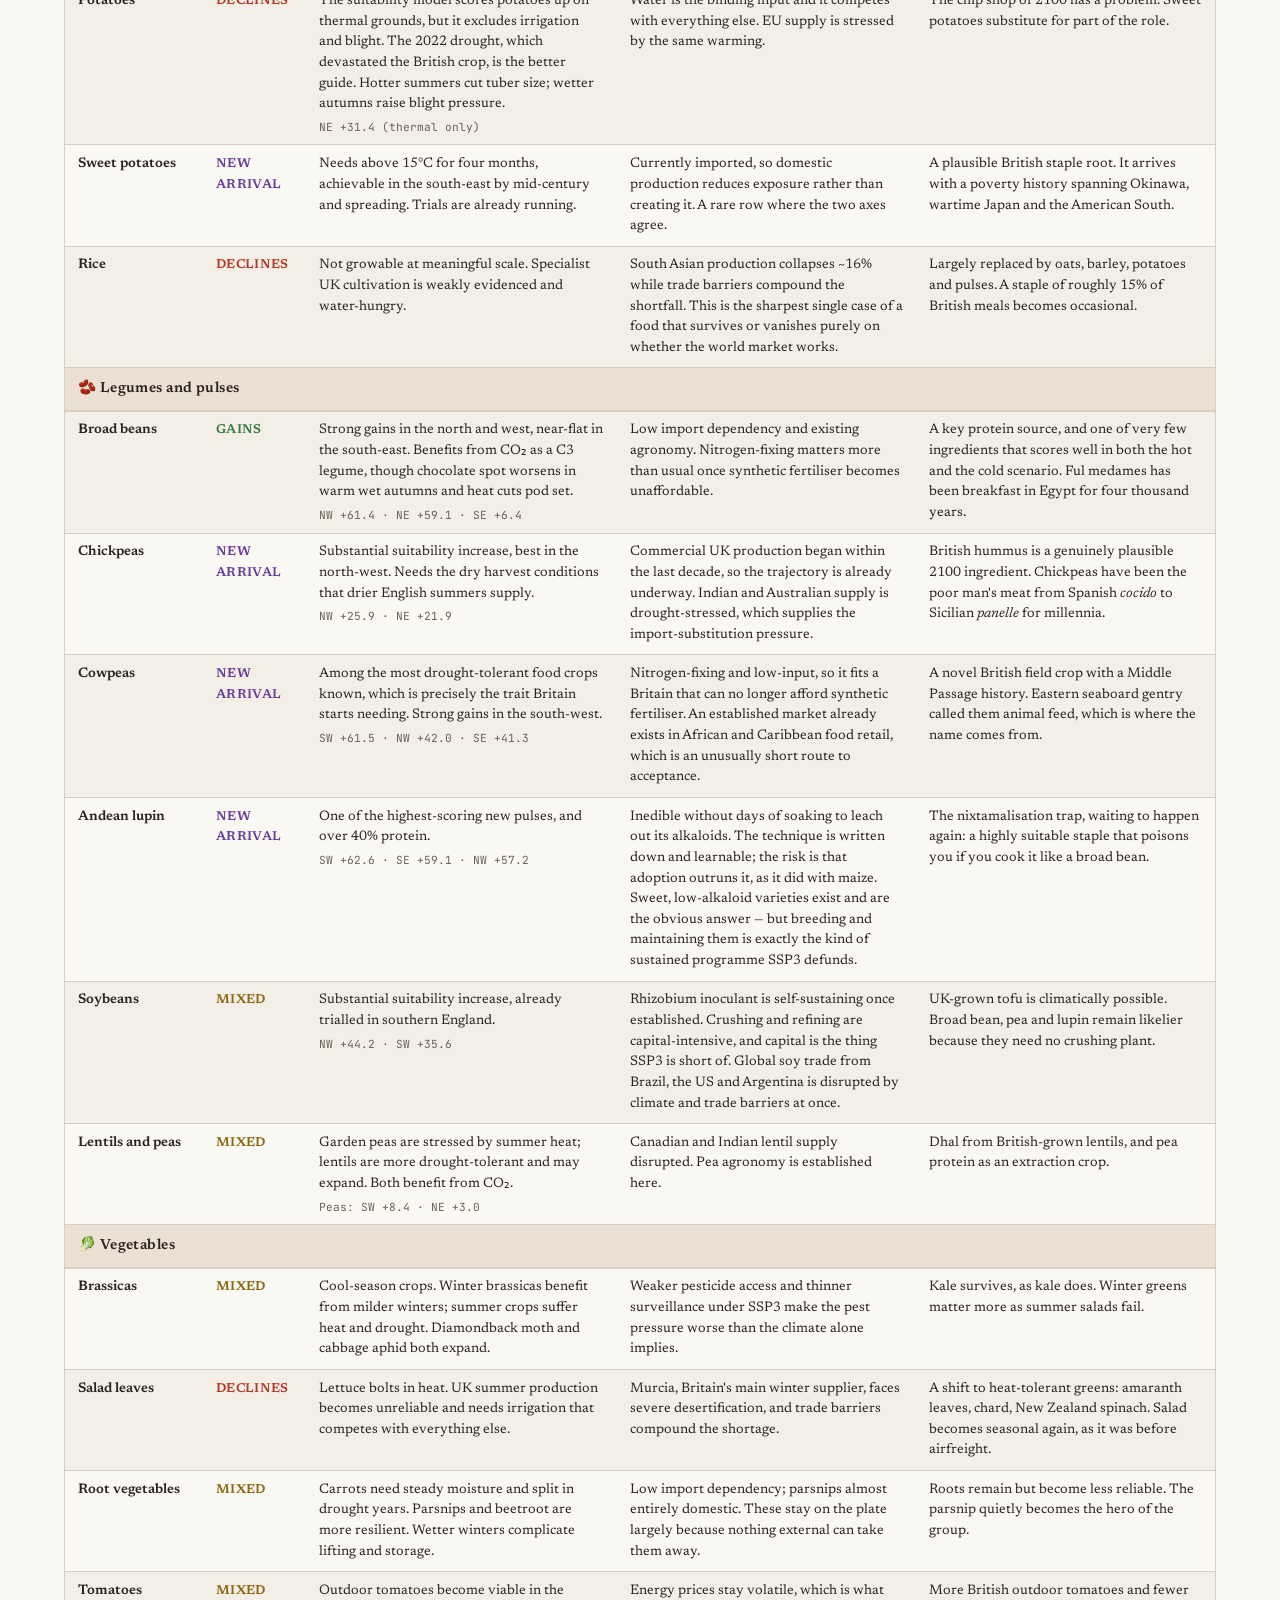
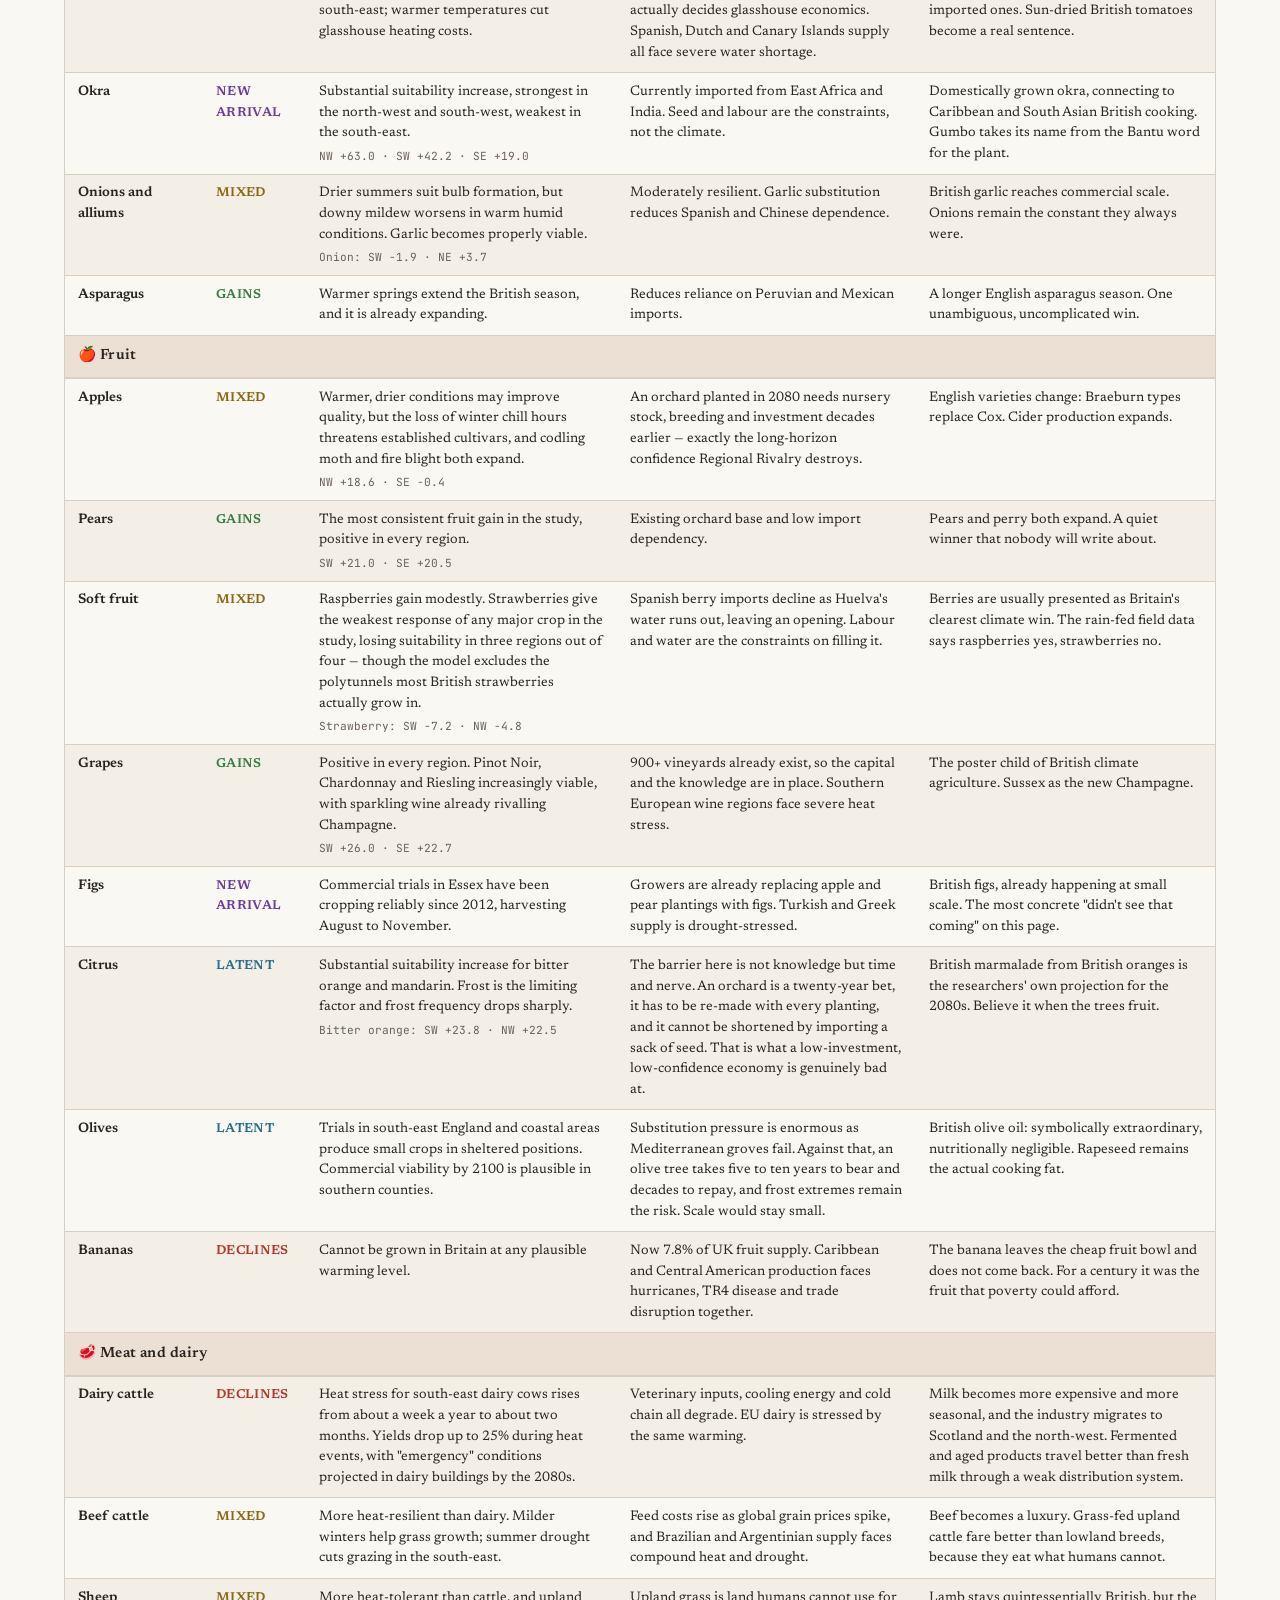
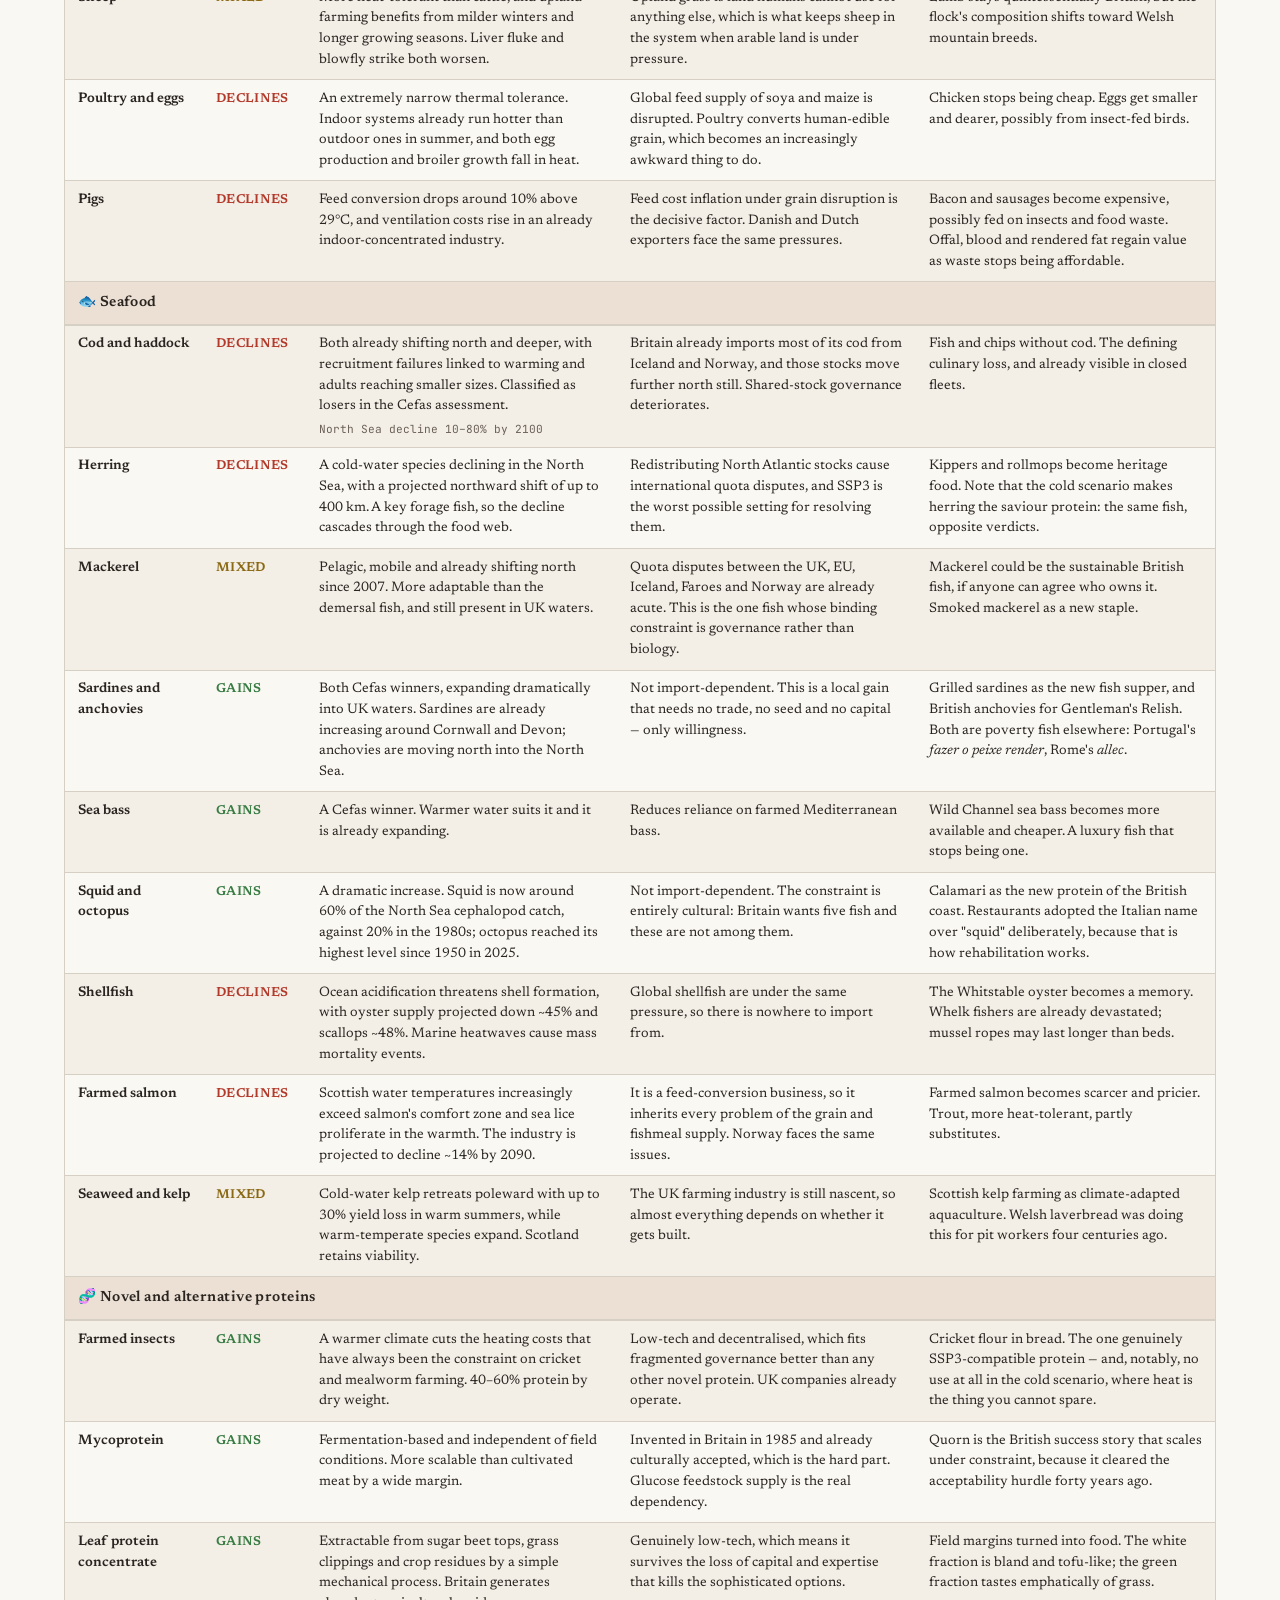
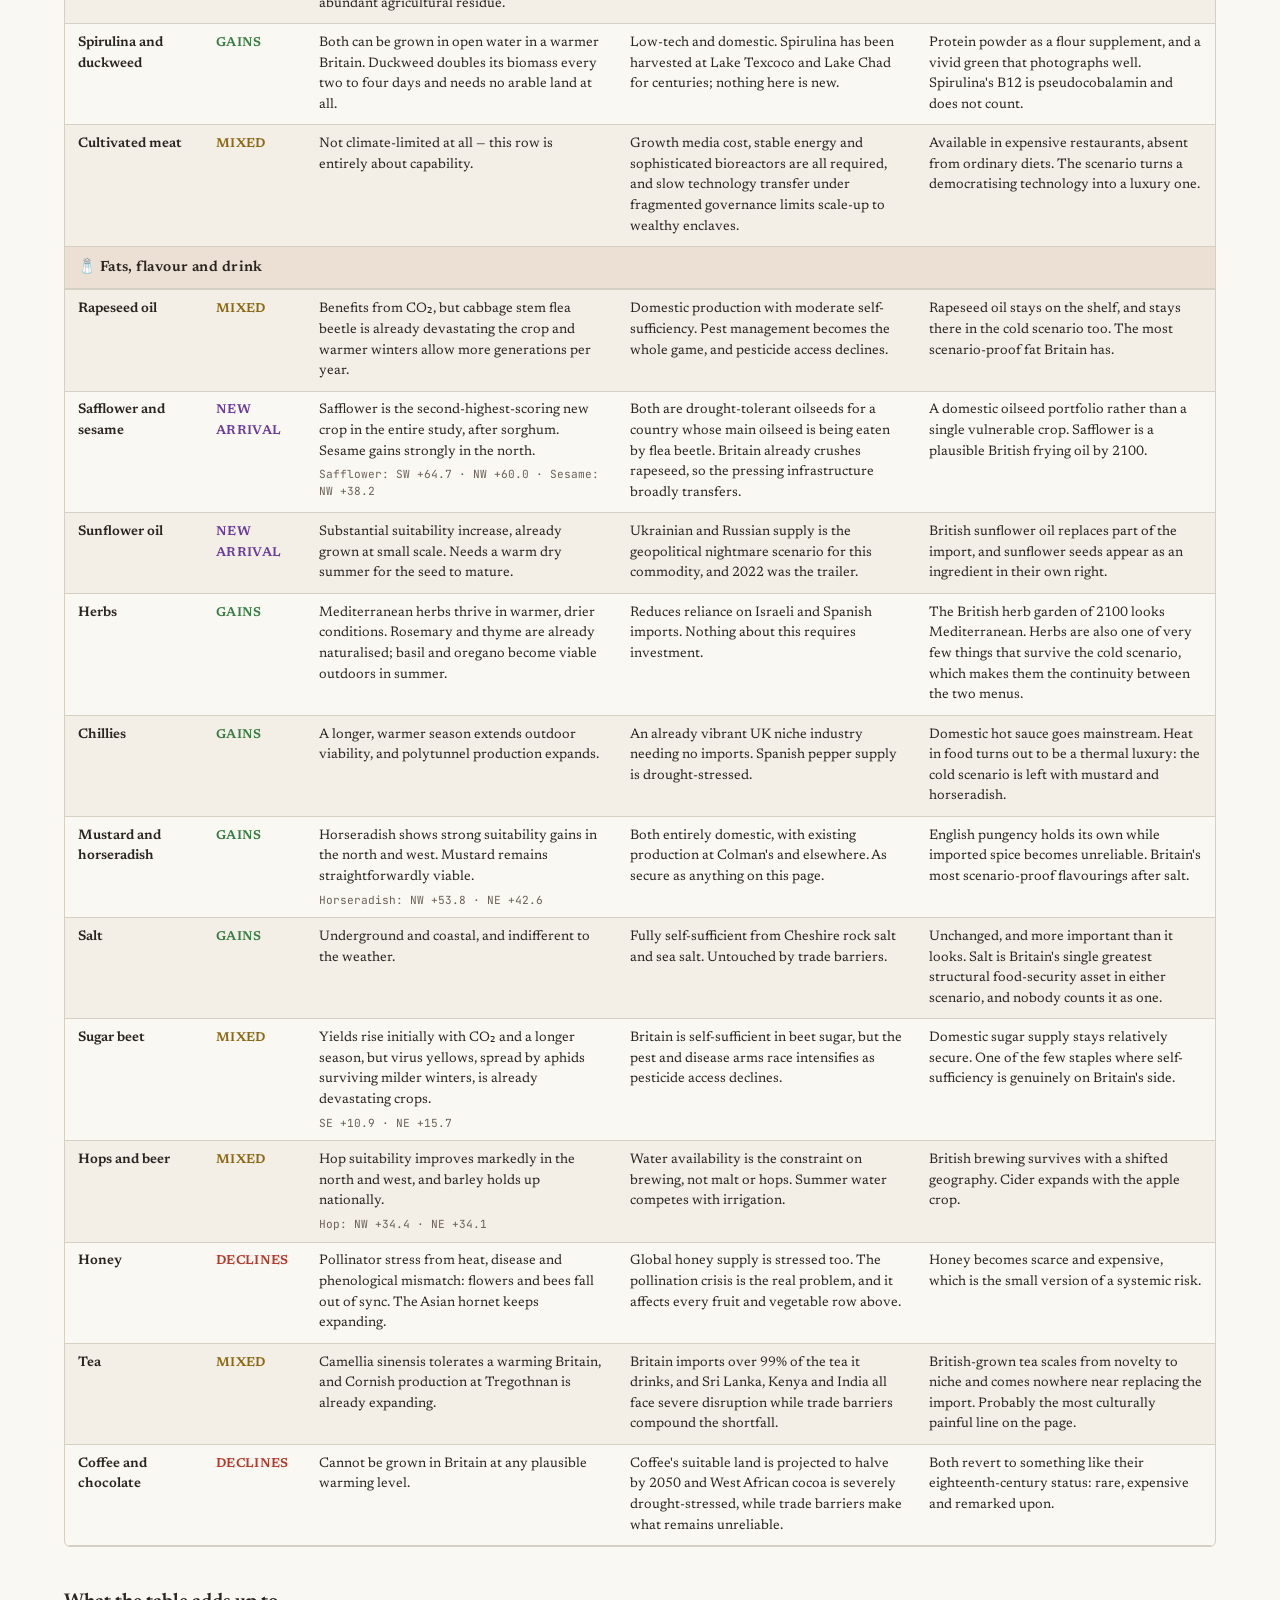
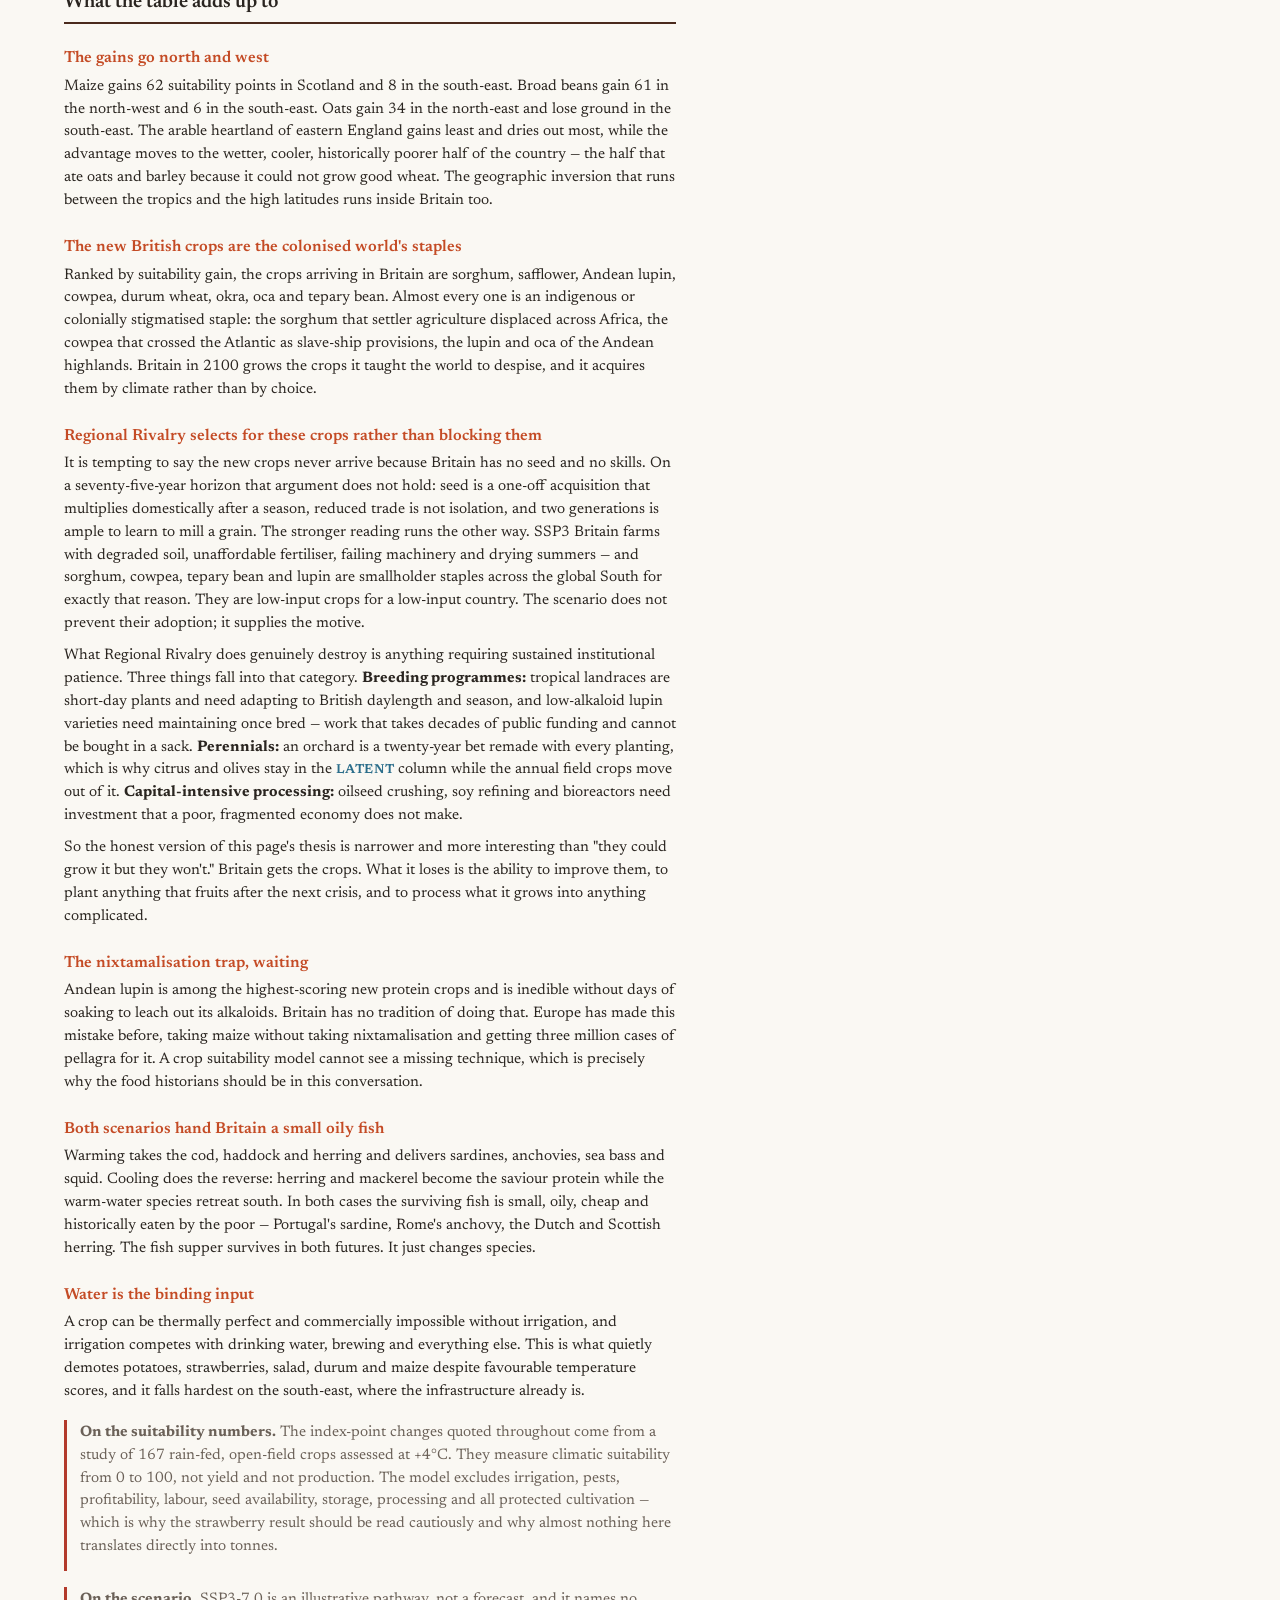
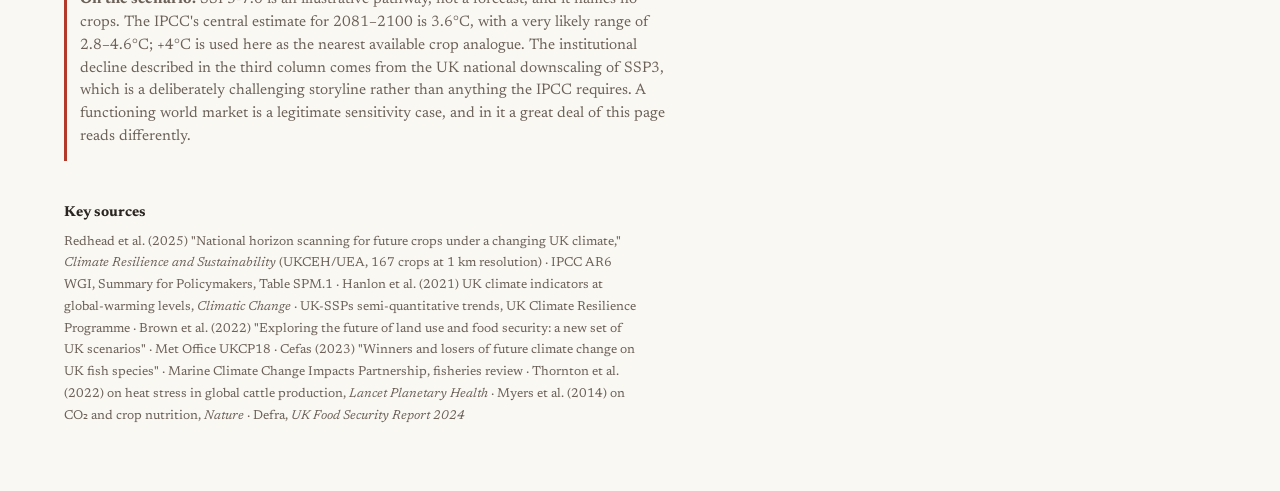
<file: hot.html>
<!DOCTYPE html>
<html lang="en">
<head>
<meta charset="UTF-8">
<meta name="viewport" content="width=device-width, initial-scale=1.0">
<title>UK Food Ingredients Under SSP3-7.0 by 2100</title>
<link href="https://fonts.googleapis.com/css2?family=Newsreader:ital,wght@0,400;0,600;1,400&family=JetBrains+Mono:wght@400;600&display=swap" rel="stylesheet">
<link rel="stylesheet" href="assets/base.css">
<style>
:root {
  --accent: #c44b25;
  --header-bg: #4a2a1d;
  --row-hover: #f0e6dc;
  --cat-bg: #ece0d4;
  --caution-rule: #b33a2b;
}
</style>
</head>
<body>

<nav class="nav">
<a href="index.html">Overview</a>
<a href="hot.html" class="here">Hot &middot; ingredients</a>
<a href="cold.html">Cold &middot; ingredients</a>
<a class="soon">Hot &middot; scenario</a>
<a class="soon">Cold &middot; scenario</a>
</nav>

<h1>UK Food Ingredients Under SSP3-7.0 by 2100</h1>
<p class="subtitle">What Britain could grow at ~3.6&deg;C, and what a world of closed borders would actually let it eat</p>

<div class="intro">
<p>SSP3-7.0 bolts two things together. The climate half is a high-emissions trajectory reaching a central estimate of 3.6&deg;C by the end of the century. The social half, called Regional Rivalry, is a world of resurgent nationalism, collapsing trade, weak research and deteriorating infrastructure. They pull in opposite directions, and that tension is the whole story of this table.</p>
<p>The warming makes Britain climatically capable of far more than it grows today: sorghum, durum wheat, chickpeas, soya, figs, safflower, possibly citrus. Regional Rivalry cuts off the imports it currently relies on for 35% of its food and 85% of its fruit &mdash; which is also the pressure that would drive those new crops into the ground. Seventy-five years is long enough to acquire a seed stock and learn to mill it. It is not long enough to compensate for a collapsed breeding programme, and it is barely one cycle of an orchard. Most rows below are therefore not a story about temperature.</p>
</div>

<div class="axes">
  <div class="ax-climate"><strong>WHAT THE CLIMATE ALLOWS</strong><span>Growing degree days up ~60%. Up to 49 fewer frost days a year. A broader crop list, shifted north and west.</span></div>
  <div class="ax-system"><strong>WHAT REGIONAL RIVALRY DELIVERS</strong><span>No seed, no inoculant, no mills, no market, no imports. Suitability without the capacity to use it.</span></div>
</div>

<div class="legend">
  <span><span class="dot dot-gain"></span> Gains</span>
  <span><span class="dot dot-loss"></span> Declines</span>
  <span><span class="dot dot-mixed"></span> Mixed</span>
  <span><span class="dot dot-new"></span> New arrival</span>
  <span><span class="dot dot-latent"></span> Latent &mdash; needs decades of sustained investment</span>
</div>

<div class="table-wrap">
<table>
<thead>
<tr>
  <th style="width:12%">Ingredient</th>
  <th style="width:9%">Verdict</th>
  <th style="width:27%">What the climate allows</th>
  <th style="width:26%">What the system delivers</th>
  <th style="width:26%">On the plate in 2100</th>
</tr>
</thead>
<tbody>

<tr class="cat-header"><td colspan="5">🌾 Grains and staples</td></tr>

<tr>
  <td class="food-name">Bread wheat</td>
  <td><span class="v v-mixed">Mixed</span></td>
  <td>Nationally viable but rebalanced. Gains in Scotland and the north-west; the south-west is the only major crop loss in the whole suitability study. Heat stress at flowering becomes a real risk from the 2080s.<span class="idx">Suitability index: SW &minus;5.9 &middot; NE +11.0</span></td>
  <td>Global wheat trade fragments under export bans. Britain is better placed than most, but protein content falls with rising CO&#8322;, so the flour is less nutritious even where the yield holds.</td>
  <td>More loaf, less protein, and possibly Scottish grain. The arable centre of gravity moves away from East Anglia.</td>
</tr>

<tr>
  <td class="food-name">Sorghum</td>
  <td><span class="v v-new">New arrival</span></td>
  <td>The highest-scoring crop in the entire UK suitability study, and the only one that gains strongly in the drying south-east as well as everywhere else. Drought-tolerant by design.<span class="idx">SW +74.5 &middot; SE +71.1 &middot; NW +65.6 &middot; NE +59.8</span></td>
  <td>Actively favoured by SSP3 conditions. Sorghum is a smallholder crop precisely because it tolerates poor soil, low fertiliser and unreliable rain &mdash; the exact farming system Regional Rivalry produces. The remaining obstacle is breeding: tropical landraces are short-day plants and need adapting to British daylength and season, which takes sustained public research.</td>
  <td>The most likely genuinely new British staple grain. Colonial agriculture spent a century teaching Africa to treat sorghum as a poor man's crop, and poor-man's-crop traits are what a low-input Britain would need.</td>
</tr>

<tr>
  <td class="food-name">Barley</td>
  <td><span class="v v-mixed">Mixed</span></td>
  <td>Broadly stable to improving across all four regions. Spring barley for malting may benefit from warmer springs; drought in eastern England is the risk.<span class="idx">SW +1.0 &middot; NE +7.8</span></td>
  <td>Britain is a net exporter, so domestic supply is among the most secure things on this page.</td>
  <td>Barley holds its place, and Scotch whisky's grain supply drifts further north within Scotland.</td>
</tr>

<tr>
  <td class="food-name">Oats</td>
  <td><span class="v v-gain">Gains</span></td>
  <td>A cool-season crop suited to milder, wetter winters. Scotland and Wales gain substantially; the south-east loses slightly. Less affected by summer drought than wheat.<span class="idx">NE +34.2 &middot; NW +24.5 &middot; SE &minus;1.9</span></td>
  <td>Minimal import dependency. Britain already has the seed, the mills and the habit &mdash; which is what makes this row different from sorghum.</td>
  <td>Porridge, oatcakes and oat milk fill the space left by declining wheat quality. Johnson's joke about horses and Scotsmen ages badly for a third time.</td>
</tr>

<tr>
  <td class="food-name">Durum wheat</td>
  <td><span class="v v-new">New arrival</span></td>
  <td>Substantial suitability increase everywhere, strongest in the north-west. Needs the hot dry summers that southern England increasingly has.<span class="idx">NW +63.1 &middot; SW +52.0</span></td>
  <td>A close relative of a crop Britain already grows, mills and eats, so the agronomic and industrial distance is short. Semolina milling is a retooling problem, not an invention problem. South-east water stress caps the scale.</td>
  <td>British pasta flour, plausibly at modest scale. The Mediterranean supply it replaces is the one under existential drought stress.</td>
</tr>

<tr>
  <td class="food-name">Maize (grain)</td>
  <td><span class="v v-new">New arrival</span></td>
  <td>Currently grown only for silage. Large suitability gains, but concentrated in Scotland and the north-east rather than the warm south. Being a C4 crop it gains little from CO&#8322;, and it is thirsty.<span class="idx">NE +62.0 &middot; NW +50.5 &middot; SE +8.2</span></td>
  <td>Global maize declines 15&ndash;24%, and imports from the US and Brazil are severely disrupted by trade barriers. Domestic production would be filling a hole, not exploiting an opportunity.</td>
  <td>A niche southern crop at best. Worth noting that Europe imported maize once before without its nixtamalisation, and got pellagra for it.</td>
</tr>

<tr>
  <td class="food-name">Potatoes</td>
  <td><span class="v v-loss">Declines</span></td>
  <td>The suitability model scores potatoes up on thermal grounds, but it excludes irrigation and blight. The 2022 drought, which devastated the British crop, is the better guide. Hotter summers cut tuber size; wetter autumns raise blight pressure.<span class="idx">NE +31.4 (thermal only)</span></td>
  <td>Water is the binding input and it competes with everything else. EU supply is stressed by the same warming.</td>
  <td>The chip shop of 2100 has a problem. Sweet potatoes substitute for part of the role.</td>
</tr>

<tr>
  <td class="food-name">Sweet potatoes</td>
  <td><span class="v v-new">New arrival</span></td>
  <td>Needs above 15&deg;C for four months, achievable in the south-east by mid-century and spreading. Trials are already running.</td>
  <td>Currently imported, so domestic production reduces exposure rather than creating it. A rare row where the two axes agree.</td>
  <td>A plausible British staple root. It arrives with a poverty history spanning Okinawa, wartime Japan and the American South.</td>
</tr>

<tr>
  <td class="food-name">Rice</td>
  <td><span class="v v-loss">Declines</span></td>
  <td>Not growable at meaningful scale. Specialist UK cultivation is weakly evidenced and water-hungry.</td>
  <td>South Asian production collapses ~16% while trade barriers compound the shortfall. This is the sharpest single case of a food that survives or vanishes purely on whether the world market works.</td>
  <td>Largely replaced by oats, barley, potatoes and pulses. A staple of roughly 15% of British meals becomes occasional.</td>
</tr>

<tr class="cat-header"><td colspan="5">🫘 Legumes and pulses</td></tr>

<tr>
  <td class="food-name">Broad beans</td>
  <td><span class="v v-gain">Gains</span></td>
  <td>Strong gains in the north and west, near-flat in the south-east. Benefits from CO&#8322; as a C3 legume, though chocolate spot worsens in warm wet autumns and heat cuts pod set.<span class="idx">NW +61.4 &middot; NE +59.1 &middot; SE +6.4</span></td>
  <td>Low import dependency and existing agronomy. Nitrogen-fixing matters more than usual once synthetic fertiliser becomes unaffordable.</td>
  <td>A key protein source, and one of very few ingredients that scores well in both the hot and the cold scenario. Ful medames has been breakfast in Egypt for four thousand years.</td>
</tr>

<tr>
  <td class="food-name">Chickpeas</td>
  <td><span class="v v-new">New arrival</span></td>
  <td>Substantial suitability increase, best in the north-west. Needs the dry harvest conditions that drier English summers supply.<span class="idx">NW +25.9 &middot; NE +21.9</span></td>
  <td>Commercial UK production began within the last decade, so the trajectory is already underway. Indian and Australian supply is drought-stressed, which supplies the import-substitution pressure.</td>
  <td>British hummus is a genuinely plausible 2100 ingredient. Chickpeas have been the poor man's meat from Spanish <em>cocido</em> to Sicilian <em>panelle</em> for millennia.</td>
</tr>

<tr>
  <td class="food-name">Cowpeas</td>
  <td><span class="v v-new">New arrival</span></td>
  <td>Among the most drought-tolerant food crops known, which is precisely the trait Britain starts needing. Strong gains in the south-west.<span class="idx">SW +61.5 &middot; NW +42.0 &middot; SE +41.3</span></td>
  <td>Nitrogen-fixing and low-input, so it fits a Britain that can no longer afford synthetic fertiliser. An established market already exists in African and Caribbean food retail, which is an unusually short route to acceptance.</td>
  <td>A novel British field crop with a Middle Passage history. Eastern seaboard gentry called them animal feed, which is where the name comes from.</td>
</tr>

<tr>
  <td class="food-name">Andean lupin</td>
  <td><span class="v v-new">New arrival</span></td>
  <td>One of the highest-scoring new pulses, and over 40% protein.<span class="idx">SW +62.6 &middot; SE +59.1 &middot; NW +57.2</span></td>
  <td>Inedible without days of soaking to leach out its alkaloids. The technique is written down and learnable; the risk is that adoption outruns it, as it did with maize. Sweet, low-alkaloid varieties exist and are the obvious answer &mdash; but breeding and maintaining them is exactly the kind of sustained programme SSP3 defunds.</td>
  <td>The nixtamalisation trap, waiting to happen again: a highly suitable staple that poisons you if you cook it like a broad bean.</td>
</tr>

<tr>
  <td class="food-name">Soybeans</td>
  <td><span class="v v-mixed">Mixed</span></td>
  <td>Substantial suitability increase, already trialled in southern England.<span class="idx">NW +44.2 &middot; SW +35.6</span></td>
  <td>Rhizobium inoculant is self-sustaining once established. Crushing and refining are capital-intensive, and capital is the thing SSP3 is short of. Global soy trade from Brazil, the US and Argentina is disrupted by climate and trade barriers at once.</td>
  <td>UK-grown tofu is climatically possible. Broad bean, pea and lupin remain likelier because they need no crushing plant.</td>
</tr>

<tr>
  <td class="food-name">Lentils and peas</td>
  <td><span class="v v-mixed">Mixed</span></td>
  <td>Garden peas are stressed by summer heat; lentils are more drought-tolerant and may expand. Both benefit from CO&#8322;.<span class="idx">Peas: SW +8.4 &middot; NE +3.0</span></td>
  <td>Canadian and Indian lentil supply disrupted. Pea agronomy is established here.</td>
  <td>Dhal from British-grown lentils, and pea protein as an extraction crop.</td>
</tr>

<tr class="cat-header"><td colspan="5">🥬 Vegetables</td></tr>

<tr>
  <td class="food-name">Brassicas</td>
  <td><span class="v v-mixed">Mixed</span></td>
  <td>Cool-season crops. Winter brassicas benefit from milder winters; summer crops suffer heat and drought. Diamondback moth and cabbage aphid both expand.</td>
  <td>Weaker pesticide access and thinner surveillance under SSP3 make the pest pressure worse than the climate alone implies.</td>
  <td>Kale survives, as kale does. Winter greens matter more as summer salads fail.</td>
</tr>

<tr>
  <td class="food-name">Salad leaves</td>
  <td><span class="v v-loss">Declines</span></td>
  <td>Lettuce bolts in heat. UK summer production becomes unreliable and needs irrigation that competes with everything else.</td>
  <td>Murcia, Britain's main winter supplier, faces severe desertification, and trade barriers compound the shortage.</td>
  <td>A shift to heat-tolerant greens: amaranth leaves, chard, New Zealand spinach. Salad becomes seasonal again, as it was before airfreight.</td>
</tr>

<tr>
  <td class="food-name">Root vegetables</td>
  <td><span class="v v-mixed">Mixed</span></td>
  <td>Carrots need steady moisture and split in drought years. Parsnips and beetroot are more resilient. Wetter winters complicate lifting and storage.</td>
  <td>Low import dependency; parsnips almost entirely domestic. These stay on the plate largely because nothing external can take them away.</td>
  <td>Roots remain but become less reliable. The parsnip quietly becomes the hero of the group.</td>
</tr>

<tr>
  <td class="food-name">Tomatoes</td>
  <td><span class="v v-mixed">Mixed</span></td>
  <td>Outdoor tomatoes become viable in the south-east; warmer temperatures cut glasshouse heating costs.</td>
  <td>Energy prices stay volatile, which is what actually decides glasshouse economics. Spanish, Dutch and Canary Islands supply all face severe water shortage.</td>
  <td>More British outdoor tomatoes and fewer imported ones. Sun-dried British tomatoes become a real sentence.</td>
</tr>

<tr>
  <td class="food-name">Okra</td>
  <td><span class="v v-new">New arrival</span></td>
  <td>Substantial suitability increase, strongest in the north-west and south-west, weakest in the south-east.<span class="idx">NW +63.0 &middot; SW +42.2 &middot; SE +19.0</span></td>
  <td>Currently imported from East Africa and India. Seed and labour are the constraints, not the climate.</td>
  <td>Domestically grown okra, connecting to Caribbean and South Asian British cooking. Gumbo takes its name from the Bantu word for the plant.</td>
</tr>

<tr>
  <td class="food-name">Onions and alliums</td>
  <td><span class="v v-mixed">Mixed</span></td>
  <td>Drier summers suit bulb formation, but downy mildew worsens in warm humid conditions. Garlic becomes properly viable.<span class="idx">Onion: SW &minus;1.9 &middot; NE +3.7</span></td>
  <td>Moderately resilient. Garlic substitution reduces Spanish and Chinese dependence.</td>
  <td>British garlic reaches commercial scale. Onions remain the constant they always were.</td>
</tr>

<tr>
  <td class="food-name">Asparagus</td>
  <td><span class="v v-gain">Gains</span></td>
  <td>Warmer springs extend the British season, and it is already expanding.</td>
  <td>Reduces reliance on Peruvian and Mexican imports.</td>
  <td>A longer English asparagus season. One unambiguous, uncomplicated win.</td>
</tr>

<tr class="cat-header"><td colspan="5">🍎 Fruit</td></tr>

<tr>
  <td class="food-name">Apples</td>
  <td><span class="v v-mixed">Mixed</span></td>
  <td>Warmer, drier conditions may improve quality, but the loss of winter chill hours threatens established cultivars, and codling moth and fire blight both expand.<span class="idx">NW +18.6 &middot; SE &minus;0.4</span></td>
  <td>An orchard planted in 2080 needs nursery stock, breeding and investment decades earlier &mdash; exactly the long-horizon confidence Regional Rivalry destroys.</td>
  <td>English varieties change: Braeburn types replace Cox. Cider production expands.</td>
</tr>

<tr>
  <td class="food-name">Pears</td>
  <td><span class="v v-gain">Gains</span></td>
  <td>The most consistent fruit gain in the study, positive in every region.<span class="idx">SW +21.0 &middot; SE +20.5</span></td>
  <td>Existing orchard base and low import dependency.</td>
  <td>Pears and perry both expand. A quiet winner that nobody will write about.</td>
</tr>

<tr>
  <td class="food-name">Soft fruit</td>
  <td><span class="v v-mixed">Mixed</span></td>
  <td>Raspberries gain modestly. Strawberries give the weakest response of any major crop in the study, losing suitability in three regions out of four &mdash; though the model excludes the polytunnels most British strawberries actually grow in.<span class="idx">Strawberry: SW &minus;7.2 &middot; NW &minus;4.8</span></td>
  <td>Spanish berry imports decline as Huelva's water runs out, leaving an opening. Labour and water are the constraints on filling it.</td>
  <td>Berries are usually presented as Britain's clearest climate win. The rain-fed field data says raspberries yes, strawberries no.</td>
</tr>

<tr>
  <td class="food-name">Grapes</td>
  <td><span class="v v-gain">Gains</span></td>
  <td>Positive in every region. Pinot Noir, Chardonnay and Riesling increasingly viable, with sparkling wine already rivalling Champagne.<span class="idx">SW +26.0 &middot; SE +22.7</span></td>
  <td>900+ vineyards already exist, so the capital and the knowledge are in place. Southern European wine regions face severe heat stress.</td>
  <td>The poster child of British climate agriculture. Sussex as the new Champagne.</td>
</tr>

<tr>
  <td class="food-name">Figs</td>
  <td><span class="v v-new">New arrival</span></td>
  <td>Commercial trials in Essex have been cropping reliably since 2012, harvesting August to November.</td>
  <td>Growers are already replacing apple and pear plantings with figs. Turkish and Greek supply is drought-stressed.</td>
  <td>British figs, already happening at small scale. The most concrete "didn't see that coming" on this page.</td>
</tr>

<tr>
  <td class="food-name">Citrus</td>
  <td><span class="v v-latent">Latent</span></td>
  <td>Substantial suitability increase for bitter orange and mandarin. Frost is the limiting factor and frost frequency drops sharply.<span class="idx">Bitter orange: SW +23.8 &middot; NW +22.5</span></td>
  <td>The barrier here is not knowledge but time and nerve. An orchard is a twenty-year bet, it has to be re-made with every planting, and it cannot be shortened by importing a sack of seed. That is what a low-investment, low-confidence economy is genuinely bad at.</td>
  <td>British marmalade from British oranges is the researchers' own projection for the 2080s. Believe it when the trees fruit.</td>
</tr>

<tr>
  <td class="food-name">Olives</td>
  <td><span class="v v-latent">Latent</span></td>
  <td>Trials in south-east England and coastal areas produce small crops in sheltered positions. Commercial viability by 2100 is plausible in southern counties.</td>
  <td>Substitution pressure is enormous as Mediterranean groves fail. Against that, an olive tree takes five to ten years to bear and decades to repay, and frost extremes remain the risk. Scale would stay small.</td>
  <td>British olive oil: symbolically extraordinary, nutritionally negligible. Rapeseed remains the actual cooking fat.</td>
</tr>

<tr>
  <td class="food-name">Bananas</td>
  <td><span class="v v-loss">Declines</span></td>
  <td>Cannot be grown in Britain at any plausible warming level.</td>
  <td>Now 7.8% of UK fruit supply. Caribbean and Central American production faces hurricanes, TR4 disease and trade disruption together.</td>
  <td>The banana leaves the cheap fruit bowl and does not come back. For a century it was the fruit that poverty could afford.</td>
</tr>

<tr class="cat-header"><td colspan="5">🥩 Meat and dairy</td></tr>

<tr>
  <td class="food-name">Dairy cattle</td>
  <td><span class="v v-loss">Declines</span></td>
  <td>Heat stress for south-east dairy cows rises from about a week a year to about two months. Yields drop up to 25% during heat events, with "emergency" conditions projected in dairy buildings by the 2080s.</td>
  <td>Veterinary inputs, cooling energy and cold chain all degrade. EU dairy is stressed by the same warming.</td>
  <td>Milk becomes more expensive and more seasonal, and the industry migrates to Scotland and the north-west. Fermented and aged products travel better than fresh milk through a weak distribution system.</td>
</tr>

<tr>
  <td class="food-name">Beef cattle</td>
  <td><span class="v v-mixed">Mixed</span></td>
  <td>More heat-resilient than dairy. Milder winters help grass growth; summer drought cuts grazing in the south-east.</td>
  <td>Feed costs rise as global grain prices spike, and Brazilian and Argentinian supply faces compound heat and drought.</td>
  <td>Beef becomes a luxury. Grass-fed upland cattle fare better than lowland breeds, because they eat what humans cannot.</td>
</tr>

<tr>
  <td class="food-name">Sheep</td>
  <td><span class="v v-mixed">Mixed</span></td>
  <td>More heat-tolerant than cattle, and upland farming benefits from milder winters and longer growing seasons. Liver fluke and blowfly strike both worsen.</td>
  <td>Upland grass is land humans cannot use for anything else, which is what keeps sheep in the system when arable land is under pressure.</td>
  <td>Lamb stays quintessentially British, but the flock's composition shifts toward Welsh mountain breeds.</td>
</tr>

<tr>
  <td class="food-name">Poultry and eggs</td>
  <td><span class="v v-loss">Declines</span></td>
  <td>An extremely narrow thermal tolerance. Indoor systems already run hotter than outdoor ones in summer, and both egg production and broiler growth fall in heat.</td>
  <td>Global feed supply of soya and maize is disrupted. Poultry converts human-edible grain, which becomes an increasingly awkward thing to do.</td>
  <td>Chicken stops being cheap. Eggs get smaller and dearer, possibly from insect-fed birds.</td>
</tr>

<tr>
  <td class="food-name">Pigs</td>
  <td><span class="v v-loss">Declines</span></td>
  <td>Feed conversion drops around 10% above 29&deg;C, and ventilation costs rise in an already indoor-concentrated industry.</td>
  <td>Feed cost inflation under grain disruption is the decisive factor. Danish and Dutch exporters face the same pressures.</td>
  <td>Bacon and sausages become expensive, possibly fed on insects and food waste. Offal, blood and rendered fat regain value as waste stops being affordable.</td>
</tr>

<tr class="cat-header"><td colspan="5">🐟 Seafood</td></tr>

<tr>
  <td class="food-name">Cod and haddock</td>
  <td><span class="v v-loss">Declines</span></td>
  <td>Both already shifting north and deeper, with recruitment failures linked to warming and adults reaching smaller sizes. Classified as losers in the Cefas assessment.<span class="idx">North Sea decline 10&ndash;80% by 2100</span></td>
  <td>Britain already imports most of its cod from Iceland and Norway, and those stocks move further north still. Shared-stock governance deteriorates.</td>
  <td>Fish and chips without cod. The defining culinary loss, and already visible in closed fleets.</td>
</tr>

<tr>
  <td class="food-name">Herring</td>
  <td><span class="v v-loss">Declines</span></td>
  <td>A cold-water species declining in the North Sea, with a projected northward shift of up to 400 km. A key forage fish, so the decline cascades through the food web.</td>
  <td>Redistributing North Atlantic stocks cause international quota disputes, and SSP3 is the worst possible setting for resolving them.</td>
  <td>Kippers and rollmops become heritage food. Note that the cold scenario makes herring the saviour protein: the same fish, opposite verdicts.</td>
</tr>

<tr>
  <td class="food-name">Mackerel</td>
  <td><span class="v v-mixed">Mixed</span></td>
  <td>Pelagic, mobile and already shifting north since 2007. More adaptable than the demersal fish, and still present in UK waters.</td>
  <td>Quota disputes between the UK, EU, Iceland, Faroes and Norway are already acute. This is the one fish whose binding constraint is governance rather than biology.</td>
  <td>Mackerel could be the sustainable British fish, if anyone can agree who owns it. Smoked mackerel as a new staple.</td>
</tr>

<tr>
  <td class="food-name">Sardines and anchovies</td>
  <td><span class="v v-gain">Gains</span></td>
  <td>Both Cefas winners, expanding dramatically into UK waters. Sardines are already increasing around Cornwall and Devon; anchovies are moving north into the North Sea.</td>
  <td>Not import-dependent. This is a local gain that needs no trade, no seed and no capital &mdash; only willingness.</td>
  <td>Grilled sardines as the new fish supper, and British anchovies for Gentleman's Relish. Both are poverty fish elsewhere: Portugal's <em>fazer o peixe render</em>, Rome's <em>allec</em>.</td>
</tr>

<tr>
  <td class="food-name">Sea bass</td>
  <td><span class="v v-gain">Gains</span></td>
  <td>A Cefas winner. Warmer water suits it and it is already expanding.</td>
  <td>Reduces reliance on farmed Mediterranean bass.</td>
  <td>Wild Channel sea bass becomes more available and cheaper. A luxury fish that stops being one.</td>
</tr>

<tr>
  <td class="food-name">Squid and octopus</td>
  <td><span class="v v-gain">Gains</span></td>
  <td>A dramatic increase. Squid is now around 60% of the North Sea cephalopod catch, against 20% in the 1980s; octopus reached its highest level since 1950 in 2025.</td>
  <td>Not import-dependent. The constraint is entirely cultural: Britain wants five fish and these are not among them.</td>
  <td>Calamari as the new protein of the British coast. Restaurants adopted the Italian name over "squid" deliberately, because that is how rehabilitation works.</td>
</tr>

<tr>
  <td class="food-name">Shellfish</td>
  <td><span class="v v-loss">Declines</span></td>
  <td>Ocean acidification threatens shell formation, with oyster supply projected down ~45% and scallops ~48%. Marine heatwaves cause mass mortality events.</td>
  <td>Global shellfish are under the same pressure, so there is nowhere to import from.</td>
  <td>The Whitstable oyster becomes a memory. Whelk fishers are already devastated; mussel ropes may last longer than beds.</td>
</tr>

<tr>
  <td class="food-name">Farmed salmon</td>
  <td><span class="v v-loss">Declines</span></td>
  <td>Scottish water temperatures increasingly exceed salmon's comfort zone and sea lice proliferate in the warmth. The industry is projected to decline ~14% by 2090.</td>
  <td>It is a feed-conversion business, so it inherits every problem of the grain and fishmeal supply. Norway faces the same issues.</td>
  <td>Farmed salmon becomes scarcer and pricier. Trout, more heat-tolerant, partly substitutes.</td>
</tr>

<tr>
  <td class="food-name">Seaweed and kelp</td>
  <td><span class="v v-mixed">Mixed</span></td>
  <td>Cold-water kelp retreats poleward with up to 30% yield loss in warm summers, while warm-temperate species expand. Scotland retains viability.</td>
  <td>The UK farming industry is still nascent, so almost everything depends on whether it gets built.</td>
  <td>Scottish kelp farming as climate-adapted aquaculture. Welsh laverbread was doing this for pit workers four centuries ago.</td>
</tr>

<tr class="cat-header"><td colspan="5">🧬 Novel and alternative proteins</td></tr>

<tr>
  <td class="food-name">Farmed insects</td>
  <td><span class="v v-gain">Gains</span></td>
  <td>A warmer climate cuts the heating costs that have always been the constraint on cricket and mealworm farming. 40&ndash;60% protein by dry weight.</td>
  <td>Low-tech and decentralised, which fits fragmented governance better than any other novel protein. UK companies already operate.</td>
  <td>Cricket flour in bread. The one genuinely SSP3-compatible protein &mdash; and, notably, no use at all in the cold scenario, where heat is the thing you cannot spare.</td>
</tr>

<tr>
  <td class="food-name">Mycoprotein</td>
  <td><span class="v v-gain">Gains</span></td>
  <td>Fermentation-based and independent of field conditions. More scalable than cultivated meat by a wide margin.</td>
  <td>Invented in Britain in 1985 and already culturally accepted, which is the hard part. Glucose feedstock supply is the real dependency.</td>
  <td>Quorn is the British success story that scales under constraint, because it cleared the acceptability hurdle forty years ago.</td>
</tr>

<tr>
  <td class="food-name">Leaf protein concentrate</td>
  <td><span class="v v-gain">Gains</span></td>
  <td>Extractable from sugar beet tops, grass clippings and crop residues by a simple mechanical process. Britain generates abundant agricultural residue.</td>
  <td>Genuinely low-tech, which means it survives the loss of capital and expertise that kills the sophisticated options.</td>
  <td>Field margins turned into food. The white fraction is bland and tofu-like; the green fraction tastes emphatically of grass.</td>
</tr>

<tr>
  <td class="food-name">Spirulina and duckweed</td>
  <td><span class="v v-gain">Gains</span></td>
  <td>Both can be grown in open water in a warmer Britain. Duckweed doubles its biomass every two to four days and needs no arable land at all.</td>
  <td>Low-tech and domestic. Spirulina has been harvested at Lake Texcoco and Lake Chad for centuries; nothing here is new.</td>
  <td>Protein powder as a flour supplement, and a vivid green that photographs well. Spirulina's B12 is pseudocobalamin and does not count.</td>
</tr>

<tr>
  <td class="food-name">Cultivated meat</td>
  <td><span class="v v-mixed">Mixed</span></td>
  <td>Not climate-limited at all &mdash; this row is entirely about capability.</td>
  <td>Growth media cost, stable energy and sophisticated bioreactors are all required, and slow technology transfer under fragmented governance limits scale-up to wealthy enclaves.</td>
  <td>Available in expensive restaurants, absent from ordinary diets. The scenario turns a democratising technology into a luxury one.</td>
</tr>

<tr class="cat-header"><td colspan="5">🧂 Fats, flavour and drink</td></tr>

<tr>
  <td class="food-name">Rapeseed oil</td>
  <td><span class="v v-mixed">Mixed</span></td>
  <td>Benefits from CO&#8322;, but cabbage stem flea beetle is already devastating the crop and warmer winters allow more generations per year.</td>
  <td>Domestic production with moderate self-sufficiency. Pest management becomes the whole game, and pesticide access declines.</td>
  <td>Rapeseed oil stays on the shelf, and stays there in the cold scenario too. The most scenario-proof fat Britain has.</td>
</tr>

<tr>
  <td class="food-name">Safflower and sesame</td>
  <td><span class="v v-new">New arrival</span></td>
  <td>Safflower is the second-highest-scoring new crop in the entire study, after sorghum. Sesame gains strongly in the north.<span class="idx">Safflower: SW +64.7 &middot; NW +60.0 &middot; Sesame: NW +38.2</span></td>
  <td>Both are drought-tolerant oilseeds for a country whose main oilseed is being eaten by flea beetle. Britain already crushes rapeseed, so the pressing infrastructure broadly transfers.</td>
  <td>A domestic oilseed portfolio rather than a single vulnerable crop. Safflower is a plausible British frying oil by 2100.</td>
</tr>

<tr>
  <td class="food-name">Sunflower oil</td>
  <td><span class="v v-new">New arrival</span></td>
  <td>Substantial suitability increase, already grown at small scale. Needs a warm dry summer for the seed to mature.</td>
  <td>Ukrainian and Russian supply is the geopolitical nightmare scenario for this commodity, and 2022 was the trailer.</td>
  <td>British sunflower oil replaces part of the import, and sunflower seeds appear as an ingredient in their own right.</td>
</tr>

<tr>
  <td class="food-name">Herbs</td>
  <td><span class="v v-gain">Gains</span></td>
  <td>Mediterranean herbs thrive in warmer, drier conditions. Rosemary and thyme are already naturalised; basil and oregano become viable outdoors in summer.</td>
  <td>Reduces reliance on Israeli and Spanish imports. Nothing about this requires investment.</td>
  <td>The British herb garden of 2100 looks Mediterranean. Herbs are also one of very few things that survive the cold scenario, which makes them the continuity between the two menus.</td>
</tr>

<tr>
  <td class="food-name">Chillies</td>
  <td><span class="v v-gain">Gains</span></td>
  <td>A longer, warmer season extends outdoor viability, and polytunnel production expands.</td>
  <td>An already vibrant UK niche industry needing no imports. Spanish pepper supply is drought-stressed.</td>
  <td>Domestic hot sauce goes mainstream. Heat in food turns out to be a thermal luxury: the cold scenario is left with mustard and horseradish.</td>
</tr>

<tr>
  <td class="food-name">Mustard and horseradish</td>
  <td><span class="v v-gain">Gains</span></td>
  <td>Horseradish shows strong suitability gains in the north and west. Mustard remains straightforwardly viable.<span class="idx">Horseradish: NW +53.8 &middot; NE +42.6</span></td>
  <td>Both entirely domestic, with existing production at Colman's and elsewhere. As secure as anything on this page.</td>
  <td>English pungency holds its own while imported spice becomes unreliable. Britain's most scenario-proof flavourings after salt.</td>
</tr>

<tr>
  <td class="food-name">Salt</td>
  <td><span class="v v-gain">Gains</span></td>
  <td>Underground and coastal, and indifferent to the weather.</td>
  <td>Fully self-sufficient from Cheshire rock salt and sea salt. Untouched by trade barriers.</td>
  <td>Unchanged, and more important than it looks. Salt is Britain's single greatest structural food-security asset in either scenario, and nobody counts it as one.</td>
</tr>

<tr>
  <td class="food-name">Sugar beet</td>
  <td><span class="v v-mixed">Mixed</span></td>
  <td>Yields rise initially with CO&#8322; and a longer season, but virus yellows, spread by aphids surviving milder winters, is already devastating crops.<span class="idx">SE +10.9 &middot; NE +15.7</span></td>
  <td>Britain is self-sufficient in beet sugar, but the pest and disease arms race intensifies as pesticide access declines.</td>
  <td>Domestic sugar supply stays relatively secure. One of the few staples where self-sufficiency is genuinely on Britain's side.</td>
</tr>

<tr>
  <td class="food-name">Hops and beer</td>
  <td><span class="v v-mixed">Mixed</span></td>
  <td>Hop suitability improves markedly in the north and west, and barley holds up nationally.<span class="idx">Hop: NW +34.4 &middot; NE +34.1</span></td>
  <td>Water availability is the constraint on brewing, not malt or hops. Summer water competes with irrigation.</td>
  <td>British brewing survives with a shifted geography. Cider expands with the apple crop.</td>
</tr>

<tr>
  <td class="food-name">Honey</td>
  <td><span class="v v-loss">Declines</span></td>
  <td>Pollinator stress from heat, disease and phenological mismatch: flowers and bees fall out of sync. The Asian hornet keeps expanding.</td>
  <td>Global honey supply is stressed too. The pollination crisis is the real problem, and it affects every fruit and vegetable row above.</td>
  <td>Honey becomes scarce and expensive, which is the small version of a systemic risk.</td>
</tr>

<tr>
  <td class="food-name">Tea</td>
  <td><span class="v v-mixed">Mixed</span></td>
  <td>Camellia sinensis tolerates a warming Britain, and Cornish production at Tregothnan is already expanding.</td>
  <td>Britain imports over 99% of the tea it drinks, and Sri Lanka, Kenya and India all face severe disruption while trade barriers compound the shortfall.</td>
  <td>British-grown tea scales from novelty to niche and comes nowhere near replacing the import. Probably the most culturally painful line on the page.</td>
</tr>

<tr>
  <td class="food-name">Coffee and chocolate</td>
  <td><span class="v v-loss">Declines</span></td>
  <td>Cannot be grown in Britain at any plausible warming level.</td>
  <td>Coffee's suitable land is projected to halve by 2050 and West African cocoa is severely drought-stressed, while trade barriers make what remains unreliable.</td>
  <td>Both revert to something like their eighteenth-century status: rare, expensive and remarked upon.</td>
</tr>

</tbody>
</table>
</div>

<div class="patterns">
<h2>What the table adds up to</h2>

<h3>The gains go north and west</h3>
<p>Maize gains 62 suitability points in Scotland and 8 in the south-east. Broad beans gain 61 in the north-west and 6 in the south-east. Oats gain 34 in the north-east and lose ground in the south-east. The arable heartland of eastern England gains least and dries out most, while the advantage moves to the wetter, cooler, historically poorer half of the country &mdash; the half that ate oats and barley because it could not grow good wheat. The geographic inversion that runs between the tropics and the high latitudes runs inside Britain too.</p>

<h3>The new British crops are the colonised world's staples</h3>
<p>Ranked by suitability gain, the crops arriving in Britain are sorghum, safflower, Andean lupin, cowpea, durum wheat, okra, oca and tepary bean. Almost every one is an indigenous or colonially stigmatised staple: the sorghum that settler agriculture displaced across Africa, the cowpea that crossed the Atlantic as slave-ship provisions, the lupin and oca of the Andean highlands. Britain in 2100 grows the crops it taught the world to despise, and it acquires them by climate rather than by choice.</p>

<h3>Regional Rivalry selects for these crops rather than blocking them</h3>
<p>It is tempting to say the new crops never arrive because Britain has no seed and no skills. On a seventy-five-year horizon that argument does not hold: seed is a one-off acquisition that multiplies domestically after a season, reduced trade is not isolation, and two generations is ample to learn to mill a grain. The stronger reading runs the other way. SSP3 Britain farms with degraded soil, unaffordable fertiliser, failing machinery and drying summers &mdash; and sorghum, cowpea, tepary bean and lupin are smallholder staples across the global South for exactly that reason. They are low-input crops for a low-input country. The scenario does not prevent their adoption; it supplies the motive.</p>
<p>What Regional Rivalry does genuinely destroy is anything requiring sustained institutional patience. Three things fall into that category. <strong>Breeding programmes:</strong> tropical landraces are short-day plants and need adapting to British daylength and season, and low-alkaloid lupin varieties need maintaining once bred &mdash; work that takes decades of public funding and cannot be bought in a sack. <strong>Perennials:</strong> an orchard is a twenty-year bet remade with every planting, which is why citrus and olives stay in the <span class="v v-latent">Latent</span> column while the annual field crops move out of it. <strong>Capital-intensive processing:</strong> oilseed crushing, soy refining and bioreactors need investment that a poor, fragmented economy does not make.</p>
<p>So the honest version of this page's thesis is narrower and more interesting than "they could grow it but they won't." Britain gets the crops. What it loses is the ability to improve them, to plant anything that fruits after the next crisis, and to process what it grows into anything complicated.</p>

<h3>The nixtamalisation trap, waiting</h3>
<p>Andean lupin is among the highest-scoring new protein crops and is inedible without days of soaking to leach out its alkaloids. Britain has no tradition of doing that. Europe has made this mistake before, taking maize without taking nixtamalisation and getting three million cases of pellagra for it. A crop suitability model cannot see a missing technique, which is precisely why the food historians should be in this conversation.</p>

<h3>Both scenarios hand Britain a small oily fish</h3>
<p>Warming takes the cod, haddock and herring and delivers sardines, anchovies, sea bass and squid. Cooling does the reverse: herring and mackerel become the saviour protein while the warm-water species retreat south. In both cases the surviving fish is small, oily, cheap and historically eaten by the poor &mdash; Portugal's sardine, Rome's anchovy, the Dutch and Scottish herring. The fish supper survives in both futures. It just changes species.</p>

<h3>Water is the binding input</h3>
<p>A crop can be thermally perfect and commercially impossible without irrigation, and irrigation competes with drinking water, brewing and everything else. This is what quietly demotes potatoes, strawberries, salad, durum and maize despite favourable temperature scores, and it falls hardest on the south-east, where the infrastructure already is.</p>

<div class="caution">
<p><strong>On the suitability numbers.</strong> The index-point changes quoted throughout come from a study of 167 rain-fed, open-field crops assessed at +4&deg;C. They measure climatic suitability from 0 to 100, not yield and not production. The model excludes irrigation, pests, profitability, labour, seed availability, storage, processing and all protected cultivation &mdash; which is why the strawberry result should be read cautiously and why almost nothing here translates directly into tonnes.</p>
</div>

<div class="caution">
<p><strong>On the scenario.</strong> SSP3-7.0 is an illustrative pathway, not a forecast, and it names no crops. The IPCC's central estimate for 2081&ndash;2100 is 3.6&deg;C, with a very likely range of 2.8&ndash;4.6&deg;C; +4&deg;C is used here as the nearest available crop analogue. The institutional decline described in the third column comes from the UK national downscaling of SSP3, which is a deliberately challenging storyline rather than anything the IPCC requires. A functioning world market is a legitimate sensitivity case, and in it a great deal of this page reads differently.</p>
</div>
</div>

<div class="sources">
<h3>Key sources</h3>
Redhead et al. (2025) "National horizon scanning for future crops under a changing UK climate," <em>Climate Resilience and Sustainability</em> (UKCEH/UEA, 167 crops at 1 km resolution) &middot;
IPCC AR6 WGI, Summary for Policymakers, Table SPM.1 &middot;
Hanlon et al. (2021) UK climate indicators at global-warming levels, <em>Climatic Change</em> &middot;
UK-SSPs semi-quantitative trends, UK Climate Resilience Programme &middot;
Brown et al. (2022) "Exploring the future of land use and food security: a new set of UK scenarios" &middot;
Met Office UKCP18 &middot;
Cefas (2023) "Winners and losers of future climate change on UK fish species" &middot;
Marine Climate Change Impacts Partnership, fisheries review &middot;
Thornton et al. (2022) on heat stress in global cattle production, <em>Lancet Planetary Health</em> &middot;
Myers et al. (2014) on CO&#8322; and crop nutrition, <em>Nature</em> &middot;
Defra, <em>UK Food Security Report 2024</em>
</div>

</body>
</html>
</file>
<file: assets/base.css>
/* Hot and Cold Dinners — shared stylesheet
   Each page sets its own accent tokens in a short inline <style> block.
   Everything structural lives here. */

:root {
  --bg: #faf8f3;
  --text: #2a2520;
  --border: #d5cfc4;
  --row-alt: #f3efe7;
  --muted: #6b6158;

  /* Overridden per page */
  --accent: #2b6d8a;
  --header-bg: #1e3a47;
  --header-text: #faf8f3;
  --row-hover: #e8eef0;
  --cat-bg: #e2e8ea;
  --caution-rule: #b33a2b;

  /* Status colours, cold page */
  --available: #3a7d44;
  --reduced: #8b6914;
  --scarce: #b06a20;
  --gone: #b33a2b;
  --new: #6a3d9a;

  /* Verdict colours, hot page */
  --gain: #3a7d44;
  --loss: #b33a2b;
  --mixed: #8b6914;
  --latent: #2b6d8a;
}

* { margin: 0; padding: 0; box-sizing: border-box; }

body {
  font-family: 'Newsreader', Georgia, serif;
  background: var(--bg);
  color: var(--text);
  line-height: 1.5;
  padding: 2rem 1.5rem 4rem;
  max-width: 1200px;
  margin: 0 auto;
}

h1 {
  font-size: 1.8rem;
  font-weight: 600;
  margin-bottom: 0.3rem;
  letter-spacing: -0.02em;
}

.subtitle {
  font-style: italic;
  color: var(--muted);
  margin-bottom: 1.2rem;
  font-size: 1rem;
}

/* Cross-page navigation */
.nav {
  font-family: 'JetBrains Mono', monospace;
  font-size: 0.75rem;
  letter-spacing: 0.03em;
  text-transform: uppercase;
  margin-bottom: 1.2rem;
  padding-bottom: 0.6rem;
  border-bottom: 1px solid var(--border);
}

.nav a { color: var(--muted); text-decoration: none; margin-right: 1.1rem; }
.nav a:hover { color: var(--accent); text-decoration: underline; }
.nav a.here { color: var(--text); font-weight: 600; }

/* Pages announced but not yet written: shown, not clickable */
.nav a.soon {
  color: var(--muted);
  opacity: 0.55;
  cursor: default;
  pointer-events: none;
}

.nav a.soon::after { content: " (soon)"; font-size: 0.9em; }

.intro { max-width: 62ch; margin-bottom: 1.5rem; font-size: 0.95rem; }
.intro p { margin-bottom: 0.7rem; }

/* Banner: severity ramp (cold page) and two-axis band (hot page) */
.ramp, .axes {
  display: flex;
  margin-bottom: 1.5rem;
  border: 1px solid var(--border);
  border-radius: 6px;
  overflow: hidden;
  font-family: 'JetBrains Mono', monospace;
  font-size: 0.72rem;
}

.ramp div { flex: 1; padding: 0.5rem 0.7rem; color: #fff; }
.axes div { flex: 1; padding: 0.6rem 0.8rem; color: #fff; }

.ramp div span, .axes div span {
  display: block;
  font-size: 0.68rem;
  opacity: 0.87;
  margin-top: 0.18rem;
  line-height: 1.45;
}

.r0 { background: #4a7a5c; }
.r1 { background: #3d6a72; }
.r2 { background: #315268; }
.r3 { background: #24384f; }

.ax-climate { background: #4a7a5c; }
.ax-system { background: #8c4a2f; }

.legend {
  display: flex;
  flex-wrap: wrap;
  gap: 1rem;
  margin-bottom: 1.5rem;
  font-size: 0.85rem;
  font-family: 'JetBrains Mono', monospace;
}

.legend span { display: inline-flex; align-items: center; gap: 0.3rem; }

.legend .dot {
  width: 10px; height: 10px;
  border-radius: 50%;
  display: inline-block;
}

.dot-available { background: var(--available); }
.dot-reduced   { background: var(--reduced); }
.dot-scarce    { background: var(--scarce); }
.dot-gone      { background: var(--gone); }
.dot-new       { background: var(--new); }
.dot-gain      { background: var(--gain); }
.dot-loss      { background: var(--loss); }
.dot-mixed     { background: var(--mixed); }
.dot-latent    { background: var(--latent); }

.table-wrap {
  overflow-x: auto;
  border: 1px solid var(--border);
  border-radius: 6px;
  margin-bottom: 2rem;
}

table {
  width: 100%;
  border-collapse: collapse;
  font-size: 0.86rem;
  min-width: 950px;
}

thead th {
  background: var(--header-bg);
  color: var(--header-text);
  padding: 0.7rem 0.8rem;
  text-align: left;
  font-weight: 600;
  font-size: 0.78rem;
  text-transform: uppercase;
  letter-spacing: 0.04em;
  position: sticky;
  top: 0;
  z-index: 1;
}

thead th:first-child { border-radius: 5px 0 0 0; }
thead th:last-child  { border-radius: 0 5px 0 0; }

tbody td {
  padding: 0.55rem 0.8rem;
  border-bottom: 1px solid var(--border);
  vertical-align: top;
}

tbody tr:nth-child(even) { background: var(--row-alt); }
tbody tr:hover { background: var(--row-hover); }

.cat-header td {
  background: var(--cat-bg) !important;
  font-weight: 600;
  font-size: 0.92rem;
  letter-spacing: 0.03em;
  padding: 0.6rem 0.8rem;
  border-bottom: 2px solid var(--border);
}

.food-name { font-weight: 600; }

.sub {
  font-weight: 400;
  font-size: 0.82rem;
  color: var(--muted);
}

/* Status words, cold page */
.s { font-weight: 600; display: block; margin-bottom: 0.15rem; }
.s-available { color: var(--available); }
.s-reduced   { color: var(--reduced); }
.s-scarce    { color: var(--scarce); }
.s-gone      { color: var(--gone); }
.s-new       { color: var(--new); }

/* Verdicts, hot page */
.v { font-weight: 600; font-size: 0.8rem; text-transform: uppercase; letter-spacing: 0.03em; }
.v-gain   { color: var(--gain); }
.v-loss   { color: var(--loss); }
.v-mixed  { color: var(--mixed); }
.v-new    { color: var(--new); }
.v-latent { color: var(--latent); }

/* Suitability index figures, hot page */
.idx {
  display: block;
  font-family: 'JetBrains Mono', monospace;
  font-size: 0.7rem;
  color: var(--muted);
  margin-top: 0.25rem;
}

.patterns { margin-top: 2.5rem; max-width: 68ch; }

.patterns h2 {
  font-size: 1.25rem;
  font-weight: 600;
  margin-bottom: 1rem;
  padding-bottom: 0.3rem;
  border-bottom: 2px solid var(--header-bg);
}

.patterns h3 {
  font-size: 1rem;
  font-weight: 600;
  margin: 1.4rem 0 0.35rem;
  color: var(--accent);
}

.patterns p { margin-bottom: 0.6rem; font-size: 0.95rem; }

.caution {
  border-left: 3px solid var(--caution-rule);
  padding: 0.15rem 0 0.15rem 0.8rem;
  margin: 1rem 0;
  font-size: 0.9rem;
  color: var(--muted);
}

.sources {
  margin-top: 2.5rem;
  font-size: 0.8rem;
  color: var(--muted);
  line-height: 1.7;
  max-width: 72ch;
}

.sources h3 { font-size: 0.9rem; color: var(--text); margin-bottom: 0.4rem; }

@media (max-width: 700px) {
  body { padding: 1rem; }
  h1 { font-size: 1.3rem; }
  .legend { font-size: 0.75rem; }
  .ramp, .axes { flex-direction: column; }
}
</file>
